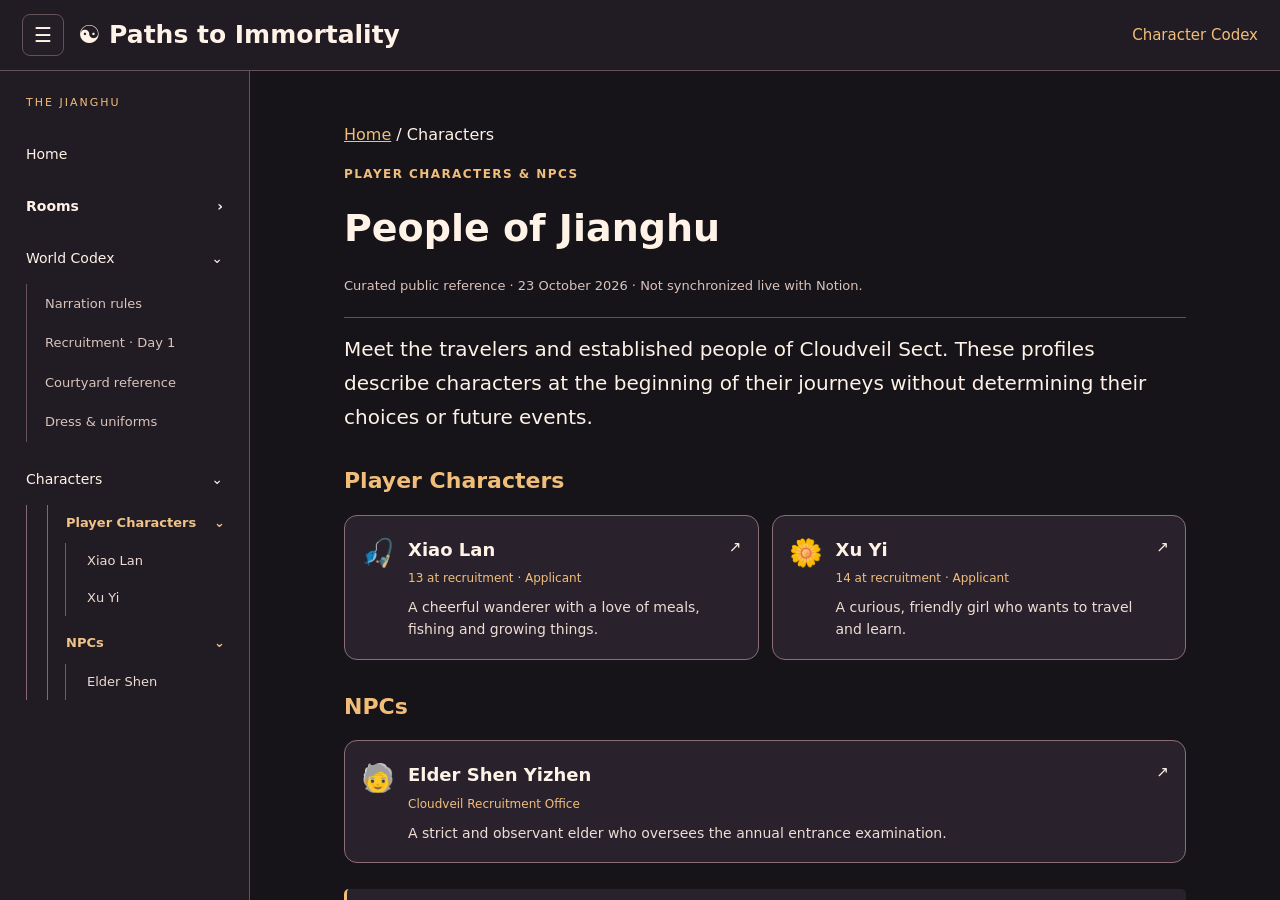
<file: codex/characters.html>
<!doctype html>
<html lang="en"><head>
<meta charset="utf-8"><meta name="viewport" content="width=device-width,initial-scale=1"><meta name="theme-color" content="#20171d">
<title>Characters · Paths to Immortality</title>
<style>:root{color-scheme:dark;--bg:#161319;--panel:#241e27;--border:#665158;--text:#fff2e6;--muted:#dac4bb;--gold:#f1be7a}*{box-sizing:border-box}body{margin:0;background:var(--bg);color:var(--text);font:15px/1.5 system-ui}.head{display:flex;align-items:center;background:#211b23;border-bottom:1px solid var(--border)}.head a{color:var(--text);text-decoration:none}.btn{background:var(--panel);color:var(--text);border:1px solid var(--border);border-radius:8px;cursor:pointer}.state{color:var(--gold)}.content{min-height:0}</style>
<link rel="stylesheet" href="../public-shell.css?v=20261026-characters"></head>
<body><div class="app publicView">
<header class="head"><button id="pti-nav-toggle" class="btn ptiNavToggle" aria-label="Toggle sidebar" aria-controls="pti-sidebar" aria-expanded="true">☰</button><h1><a href="../index.html">☯ Paths to Immortality</a></h1><span class="state">Character Codex</span></header>
<aside id="pti-sidebar" class="ptiSidebar" aria-label="Site navigation"><div class="ptiSideTitle">THE JIANGHU</div><nav><a href="../index.html">Home</a><details open><summary>World Codex</summary><div><a href="rules.html">Narration rules</a><a href="recruitment.html">Recruitment · Day 1</a><a href="courtyard.html">Courtyard reference</a><a href="uniforms.html">Dress &amp; uniforms</a></div></details><details open><summary>Characters</summary><div class="ptiCharacterCategories"><details class="ptiCharacterTier" open><summary>Player Characters</summary><div class="ptiCharacterTierLinks"><a href="xiao-lan.html">Xiao Lan</a><a href="xu-yi.html">Xu Yi</a></div></details><details class="ptiCharacterTier" open><summary>NPCs</summary><div class="ptiCharacterTierLinks"><a href="examiner.html">Elder Shen</a></div></details></div></details></nav></aside>
<button class="ptiShade" id="pti-shade" aria-label="Close navigation" tabindex="-1" hidden></button>
<main class="content codexContent"><article class="codexArticle ptiPublicCharacterPage">
<p><a href="../index.html">Home</a> / Characters</p><p class="ptiEyebrowText">Player Characters &amp; NPCs</p><h2>People of Jianghu</h2>
<p class="snapshot">Curated public reference · 23 October 2026 · Not synchronized live with Notion.</p>
<p class="codexLead">Meet the travelers and established people of Cloudveil Sect. These profiles describe characters at the beginning of their journeys without determining their choices or future events.</p>
<h3 id="player-characters" tabindex="-1">Player Characters</h3>
<div class="ptiCharacterGrid">
<a class="ptiCharacterCard" href="xiao-lan.html"><span class="ptiCharacterIcon" aria-hidden="true">🎣</span><span><strong>Xiao Lan</strong><small>13 at recruitment · Applicant</small><span class="ptiCharacterIntro">A cheerful wanderer with a love of meals, fishing and growing things.</span></span><span aria-hidden="true">↗</span></a>
<a class="ptiCharacterCard" href="xu-yi.html"><span class="ptiCharacterIcon" aria-hidden="true">🌼</span><span><strong>Xu Yi</strong><small>14 at recruitment · Applicant</small><span class="ptiCharacterIntro">A curious, friendly girl who wants to travel and learn.</span></span><span aria-hidden="true">↗</span></a>
</div>
<h3 id="npcs" tabindex="-1">NPCs</h3>
<div class="ptiCharacterGrid"><a class="ptiCharacterCard" href="examiner.html"><span class="ptiCharacterIcon" aria-hidden="true">🧓</span><span><strong>Elder Shen Yizhen</strong><small>Cloudveil Recruitment Office</small><span class="ptiCharacterIntro">A strict and observant elder who oversees the annual entrance examination.</span></span><span aria-hidden="true">↗</span></a></div>
<p class="ptiNote">These profiles are introductions for readers. Knowledge in a character's story depends on what they actually learn during play. Only approved, established NPCs are listed.</p>
</article></main></div><script src="../public-shell.js?v=20261105-active-rooms"></script></body></html>
</file>
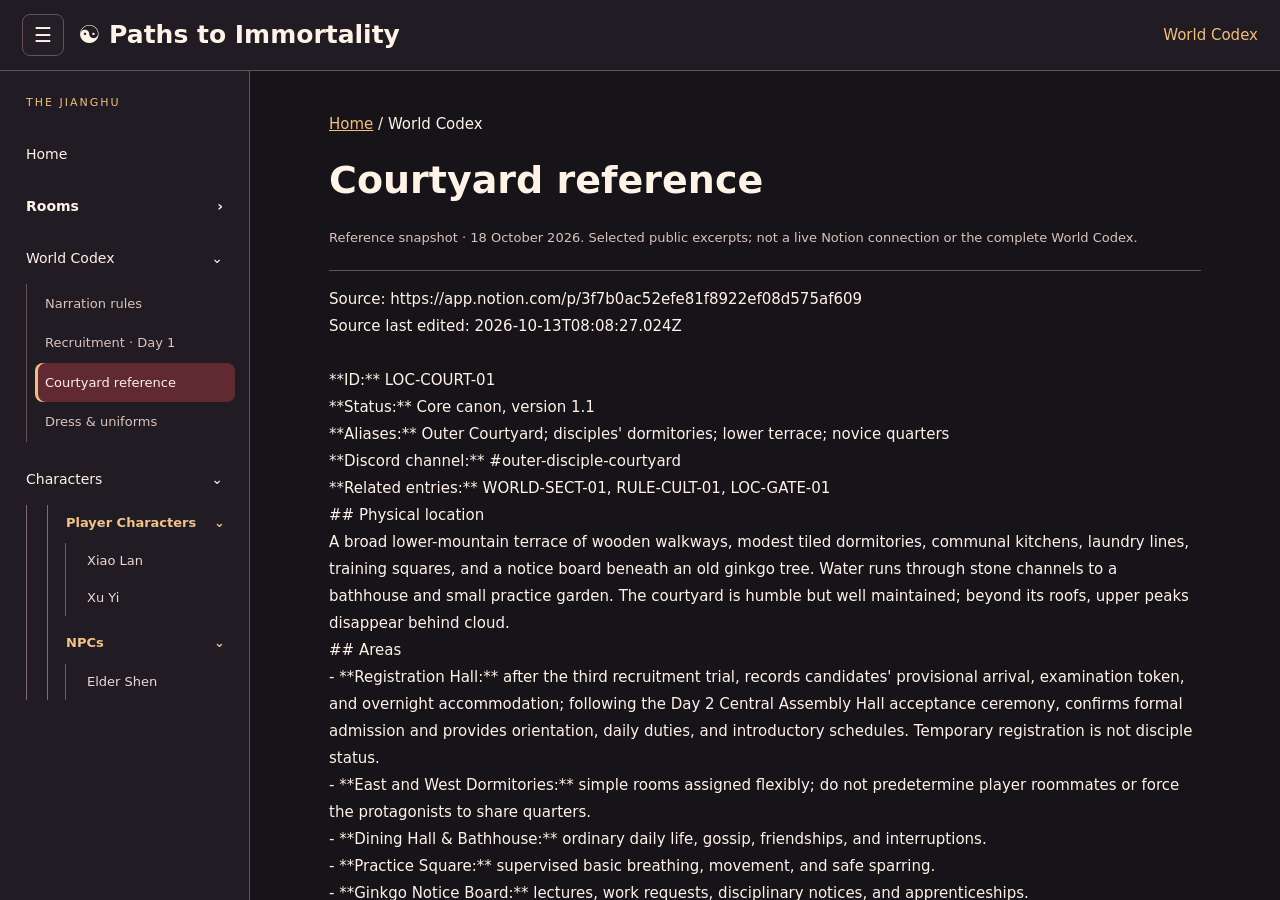
<file: codex/courtyard.html>
<!doctype html><html lang="en"><head><meta charset="utf-8"><meta name="viewport" content="width=device-width,initial-scale=1"><meta name="theme-color" content="#20171d"><title>Courtyard reference · Paths to Immortality</title><style>:root{color-scheme:dark;--bg:#161319;--panel:#241e27;--border:#665158;--text:#fff2e6;--muted:#dac4bb;--gold:#f1be7a}*{box-sizing:border-box}body{margin:0;background:var(--bg);color:var(--text);font:15px/1.5 system-ui}.head{display:flex;align-items:center;background:#211b23;border-bottom:1px solid var(--border)}.head a{color:var(--text);text-decoration:none}.btn{background:var(--panel);color:var(--text);border:1px solid var(--border);border-radius:8px;cursor:pointer}.state{color:var(--gold)}.content{min-height:0}</style><link rel="stylesheet" href="../public-shell.css?v=20261026-characters"></head><body><div class="app publicView"><header class="head"><button id="pti-nav-toggle" class="btn ptiNavToggle" aria-label="Toggle sidebar" aria-controls="pti-sidebar" aria-expanded="true">☰</button><h1><a href="../index.html">☯ Paths to Immortality</a></h1><span class="state">World Codex</span></header><aside id="pti-sidebar" class="ptiSidebar" aria-label="Site navigation"><div class="ptiSideTitle">THE JIANGHU</div><nav><a href="../index.html">Home</a><details open><summary>World Codex</summary><div><a href="../codex/rules.html">Narration rules</a><a href="../codex/recruitment.html">Recruitment · Day 1</a><a href="../codex/courtyard.html" aria-current="page">Courtyard reference</a><a href="../codex/uniforms.html">Dress & uniforms</a></div></details><details open><summary>Characters</summary><div class="ptiCharacterCategories"><details class="ptiCharacterTier" open><summary>Player Characters</summary><div class="ptiCharacterTierLinks"><a href="xiao-lan.html">Xiao Lan</a><a href="xu-yi.html">Xu Yi</a></div></details><details class="ptiCharacterTier" open><summary>NPCs</summary><div class="ptiCharacterTierLinks"><a href="examiner.html">Elder Shen</a></div></details></div></details></nav></aside><button class="ptiShade" id="pti-shade" aria-label="Close navigation" tabindex="-1" hidden></button><main class="content codexContent"><article class="codexArticle"><a href="../index.html">Home</a> / World Codex<h2>Courtyard reference</h2><p class="snapshot">Reference snapshot · 18 October 2026. Selected public excerpts; not a live Notion connection or the complete World Codex.</p><pre>Source: https://app.notion.com/p/3f7b0ac52efe81f8922ef08d575af609
Source last edited: 2026-10-13T08:08:27.024Z

**ID:** LOC-COURT-01
**Status:** Core canon, version 1.1
**Aliases:** Outer Courtyard; disciples&#x27; dormitories; lower terrace; novice quarters
**Discord channel:** #outer-disciple-courtyard
**Related entries:** WORLD-SECT-01, RULE-CULT-01, LOC-GATE-01
## Physical location
A broad lower-mountain terrace of wooden walkways, modest tiled dormitories, communal kitchens, laundry lines, training squares, and a notice board beneath an old ginkgo tree. Water runs through stone channels to a bathhouse and small practice garden. The courtyard is humble but well maintained; beyond its roofs, upper peaks disappear behind cloud.
## Areas
- **Registration Hall:** after the third recruitment trial, records candidates&#x27; provisional arrival, examination token, and overnight accommodation; following the Day 2 Central Assembly Hall acceptance ceremony, confirms formal admission and provides orientation, daily duties, and introductory schedules. Temporary registration is not disciple status.
- **East and West Dormitories:** simple rooms assigned flexibly; do not predetermine player roommates or force the protagonists to share quarters.
- **Dining Hall &amp; Bathhouse:** ordinary daily life, gossip, friendships, and interruptions.
- **Practice Square:** supervised basic breathing, movement, and safe sparring.
- **Ginkgo Notice Board:** lectures, work requests, disciplinary notices, and apprenticeships.
- **Lower Trail Junction:** leads west to Sword Peak, east to Verdant Pill Hall and herb terraces, north toward Talisman &amp; Formation Hall, and southeast toward Spirit Beast Vale; authorization may be required.
## Ordinary routine
Morning bell; breakfast; assignments and introductory lessons; afternoon duties or free study; evening meal; nighttime quiet hours. The GM may vary the schedule for festivals, incidents, and individual mentors. Outer Disciples normally receive basic meals, accommodation, and entry-level teaching. Merit may earn access to materials or specialized lessons; do not introduce grinding or excessive accounting.
## Initial state
At the start of Recruitment Day 1, existing outer disciples are busy preparing beds and orientation material. Candidates completing the third Mountain Gate trial are directed here to check in at the Registration Hall, receive **temporary dormitory assignments**, and find food or rest while awaiting **Day 2 aptitude findings and formal acceptance at #central-assembly-hall**. They may use designated guest facilities but are not yet enrolled disciples. Staff should explain this distinction clearly. The area becomes the shared home base after acceptance, and dormitory arrangements can be confirmed or adjusted thereafter without forcing roommates. Its residents may be invented as needed, then promoted to canon if significant.
## Independent player scenes
Players may attend different lessons, make friends, pursue interests, or be away on branch errands. Different channel scenes occur in the same shared world; synchronize dates and major consequences with journal updates. A player&#x27;s absence does not stop all other events, but never force that player&#x27;s action offscreen.</pre></article></main></div><script src="../public-shell.js?v=20261105-active-rooms"></script></body></html>
</file>
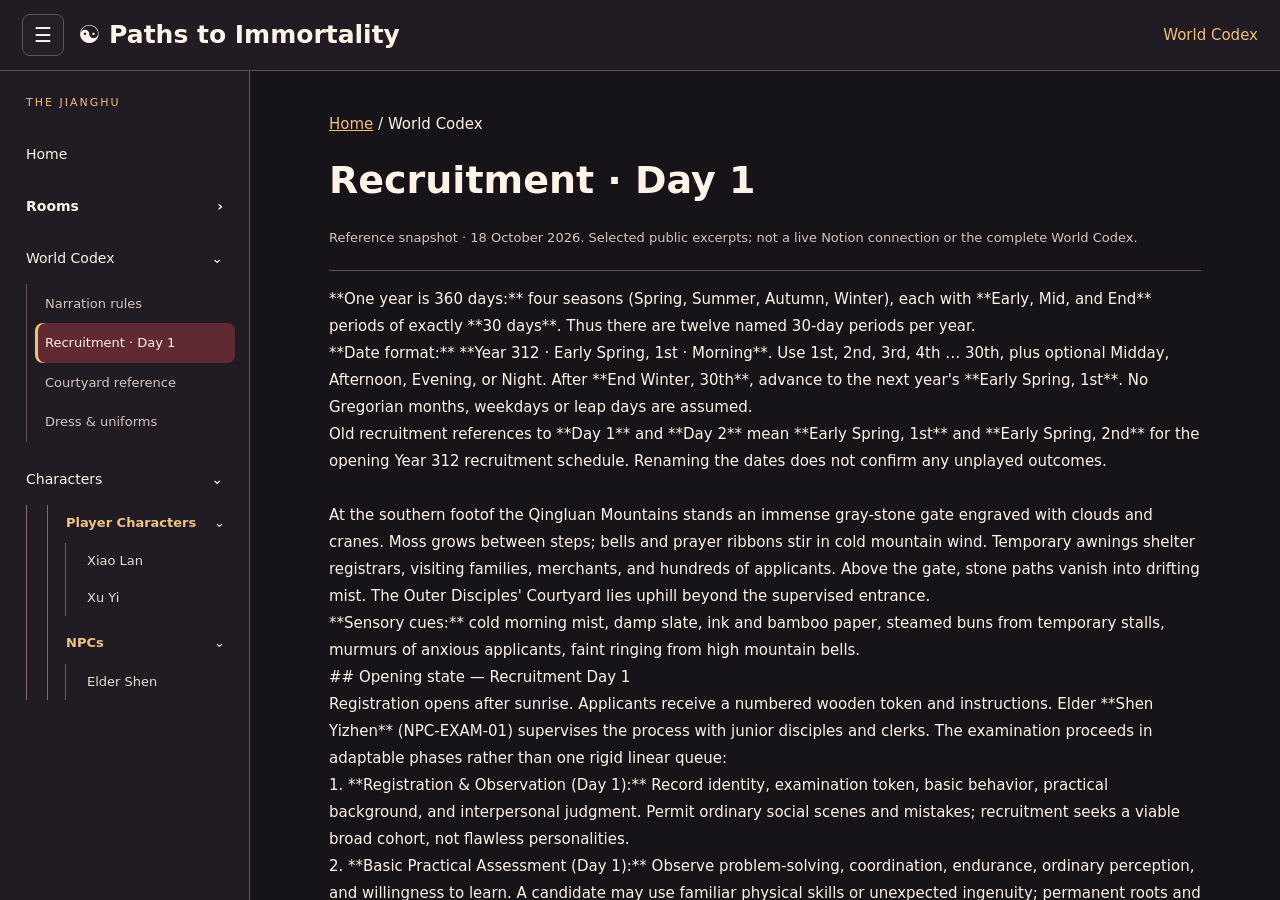
<file: codex/recruitment.html>
<!doctype html><html lang="en"><head><meta charset="utf-8"><meta name="viewport" content="width=device-width,initial-scale=1"><meta name="theme-color" content="#20171d"><title>Recruitment · Day 1 · Paths to Immortality</title><style>:root{color-scheme:dark;--bg:#161319;--panel:#241e27;--border:#665158;--text:#fff2e6;--muted:#dac4bb;--gold:#f1be7a}*{box-sizing:border-box}body{margin:0;background:var(--bg);color:var(--text);font:15px/1.5 system-ui}.head{display:flex;align-items:center;background:#211b23;border-bottom:1px solid var(--border)}.head a{color:var(--text);text-decoration:none}.btn{background:var(--panel);color:var(--text);border:1px solid var(--border);border-radius:8px;cursor:pointer}.state{color:var(--gold)}.content{min-height:0}</style><link rel="stylesheet" href="../public-shell.css?v=20261026-characters"></head><body><div class="app publicView"><header class="head"><button id="pti-nav-toggle" class="btn ptiNavToggle" aria-label="Toggle sidebar" aria-controls="pti-sidebar" aria-expanded="true">☰</button><h1><a href="../index.html">☯ Paths to Immortality</a></h1><span class="state">World Codex</span></header><aside id="pti-sidebar" class="ptiSidebar" aria-label="Site navigation"><div class="ptiSideTitle">THE JIANGHU</div><nav><a href="../index.html">Home</a><details open><summary>World Codex</summary><div><a href="../codex/rules.html">Narration rules</a><a href="../codex/recruitment.html" aria-current="page">Recruitment · Day 1</a><a href="../codex/courtyard.html">Courtyard reference</a><a href="../codex/uniforms.html">Dress & uniforms</a></div></details><details open><summary>Characters</summary><div class="ptiCharacterCategories"><details class="ptiCharacterTier" open><summary>Player Characters</summary><div class="ptiCharacterTierLinks"><a href="xiao-lan.html">Xiao Lan</a><a href="xu-yi.html">Xu Yi</a></div></details><details class="ptiCharacterTier" open><summary>NPCs</summary><div class="ptiCharacterTierLinks"><a href="examiner.html">Elder Shen</a></div></details></div></details></nav></aside><button class="ptiShade" id="pti-shade" aria-label="Close navigation" tabindex="-1" hidden></button><main class="content codexContent"><article class="codexArticle"><a href="../index.html">Home</a> / World Codex<h2>Recruitment · Day 1</h2><p class="snapshot">Reference snapshot · 18 October 2026. Selected public excerpts; not a live Notion connection or the complete World Codex.</p><pre>**One year is 360 days:** four seasons (Spring, Summer, Autumn, Winter), each with **Early, Mid, and End** periods of exactly **30 days**. Thus there are twelve named 30-day periods per year.
**Date format:** **Year 312 · Early Spring, 1st · Morning**. Use 1st, 2nd, 3rd, 4th … 30th, plus optional Midday, Afternoon, Evening, or Night. After **End Winter, 30th**, advance to the next year&#x27;s **Early Spring, 1st**. No Gregorian months, weekdays or leap days are assumed.
Old recruitment references to **Day 1** and **Day 2** mean **Early Spring, 1st** and **Early Spring, 2nd** for the opening Year 312 recruitment schedule. Renaming the dates does not confirm any unplayed outcomes.

At the southern footof the Qingluan Mountains stands an immense gray-stone gate engraved with clouds and cranes. Moss grows between steps; bells and prayer ribbons stir in cold mountain wind. Temporary awnings shelter registrars, visiting families, merchants, and hundreds of applicants. Above the gate, stone paths vanish into drifting mist. The Outer Disciples&#x27; Courtyard lies uphill beyond the supervised entrance.
**Sensory cues:** cold morning mist, damp slate, ink and bamboo paper, steamed buns from temporary stalls, murmurs of anxious applicants, faint ringing from high mountain bells.
## Opening state — Recruitment Day 1
Registration opens after sunrise. Applicants receive a numbered wooden token and instructions. Elder **Shen Yizhen** (NPC-EXAM-01) supervises the process with junior disciples and clerks. The examination proceeds in adaptable phases rather than one rigid linear queue:
1. **Registration &amp; Observation (Day 1):** Record identity, examination token, basic behavior, practical background, and interpersonal judgment. Permit ordinary social scenes and mistakes; recruitment seeks a viable broad cohort, not flawless personalities.
2. **Basic Practical Assessment (Day 1):** Observe problem-solving, coordination, endurance, ordinary perception, and willingness to learn. A candidate may use familiar physical skills or unexpected ingenuity; permanent roots and full cultivation aptitude are **not yet revealed**.
3. **Mountain Path Trial (Day 1):** The ordinary route is an achievable but tiring **ascent up the mountain**, testing perseverance, self-management, willingness to continue, and everyday judgment. Candidates may take breaks, move slowly, forage safely, assist others, or **withdraw voluntarily**. Passing does not require dramatic spiritual power. For candidates who actively pursue harder challenges, investigate strange phenomena, or welcome difficult tasks, the route can reveal **optional adaptive trials**—such as a moving obstacle, boulder, qi-responsive puzzle, or spiritual illusion—that reward ingenuity, initiative, and persistence. Taking more optional trials **may demonstrate unusual motivation or capabilities but does not prove a rare spiritual root**, which only the Day 2 crystal can reveal. Do not inflict harder challenges just to punish curiosity or because a player has more messages; offer meaningful opportunities to decline or approach challenges differently.
4. **Heavenly Aptitude Examination, Acceptance Ceremony &amp; Peak Assignment (Day 2):** All qualifying candidates arrive at #central-assembly-hall to undertake a **second spiritual test** (crystal and supervised illusion/formation), learn their innate roots and affinities, receive a realistic cultivation-potential assessment, gain formal status, and select among the branches officially offered to them.
**Important:** Day 1&#x27;s broadly accessible trial qualifies an applicant for **provisional entry and overnight accommodation**, not guaranteed Inner/Direct Disciple status or instant branch selection. Most qualifiers can be accepted as Outer Disciples despite imperfect conduct or mundane spiritual talent. The Day 2 test chiefly differentiates **talent, early training opportunities, resource allocation, and exceptional rank offers**. Do not silently skip either day&#x27;s interactive examinations or force character actions.
### Mountain Path Trial — responsive difficulty, not a contest
**Ordinary applicants:** Most complete a steep but manageable pilgrimage path by pacing themselves, observing the terrain, and reaching the upper registration area. Some rest, hesitate, change approach, or give up; these are believable individual outcomes, not personal failures the GM must mock. A steady candidate may complete the route while gathering fruit, provided they actually keep to the exam&#x27;s reasonable constraints.
**Challenge seekers:** The same mountain can present deeper branches, formations, or obstacles to candidates who deliberately investigate or challenge themselves. A candidate might spend much longer solving a difficult qi-responsive test if her own actions lead there. Do not retroactively declare her a prodigy on that basis; mark actual observed behavior and reserve root revelations for Day 2.
**Fair grading:** Finishing the ordinary route qualifies the candidate for broad provisional entry; additional challenges can influence individual observations and later invitations but are **not compulsory for acceptance**. Avoid awarding a fixed rank, root, or preferred peak solely because a player&#x27;s Day 1 scene was longer or more strenuous. Respect independent scene timelines and meaningful, nonviolent solutions.
## After the Mountain Path Trial — Day 1
Once each candidate completes the third trial, Elder Shen or the supervising staff direct them to the existing **#outer-disciple-courtyard** forum and its **Registration Hall** (LOC-COURT-01). Use the player&#x27;s own scene and record its time; do not automatically pull a second player into the same post.
- **Provisional registration:** A clerk checks the applicant&#x27;s name, examination token, and completion record. This is a second, practical check-in for overnight arrangements, distinct from the original Mountain Gate registration. It **does not certify sect admission**.
- **Dormitory assignment:** Staff assign temporary accommodation in the existing East or West Dormitories. Let the player learn the room and any relevant rules in play; do not predetermine roommates or force the protagonists to share a room. Applicants are guests awaiting the decision, not yet enrolled Outer Disciples.
- **Food, rest, and exploration:** Staff explain where to find the Dining Hall and may point out the bathhouse or dormitories. Invite the player to eat, rest, or explore permitted parts of the lower courtyard. Do not rush through these freeform scenes, force a bedtime, or skip meaningful choices.
- **Next-day announcement:** Tell every candidate clearly that **a second examination of spiritual roots, elemental affinities, and cultivation aptitude**, followed by formal acceptance and peak assignment, takes place on **Recruitment Day 2** at **#central-assembly-hall**. The Day 1 trials do not substitute for this crystal-and-formation examination.
- **Access:** Overnight candidates may use the assigned guest facilities but may not claim full disciple privileges, official uniforms, branch membership, or unrestricted access to higher peaks.</pre></article></main></div><script src="../public-shell.js?v=20261105-active-rooms"></script></body></html>
</file>
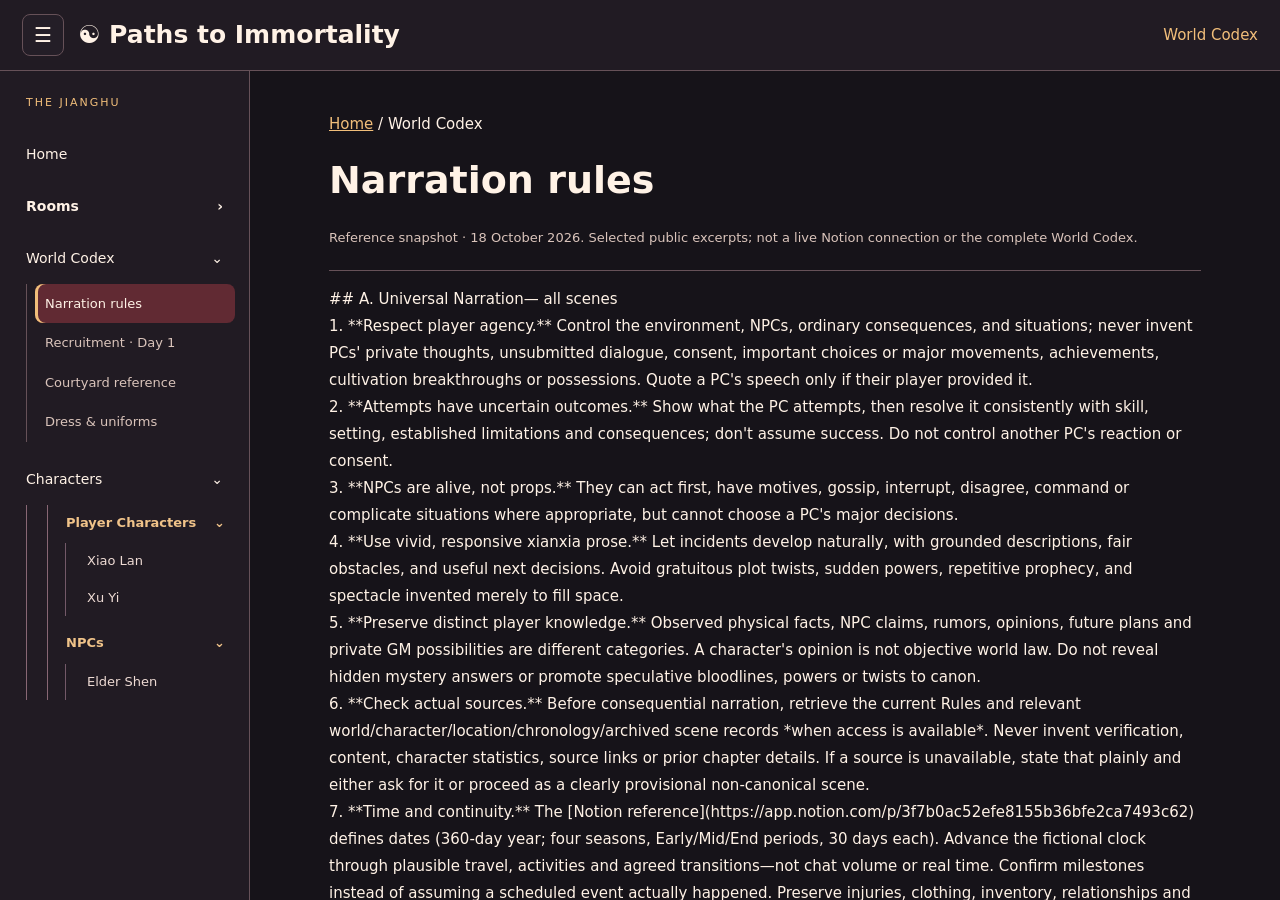
<file: codex/rules.html>
<!doctype html><html lang="en"><head><meta charset="utf-8"><meta name="viewport" content="width=device-width,initial-scale=1"><meta name="theme-color" content="#20171d"><title>Narration rules · Paths to Immortality</title><style>:root{color-scheme:dark;--bg:#161319;--panel:#241e27;--border:#665158;--text:#fff2e6;--muted:#dac4bb;--gold:#f1be7a}*{box-sizing:border-box}body{margin:0;background:var(--bg);color:var(--text);font:15px/1.5 system-ui}.head{display:flex;align-items:center;background:#211b23;border-bottom:1px solid var(--border)}.head a{color:var(--text);text-decoration:none}.btn{background:var(--panel);color:var(--text);border:1px solid var(--border);border-radius:8px;cursor:pointer}.state{color:var(--gold)}.content{min-height:0}</style><link rel="stylesheet" href="../public-shell.css?v=20261026-characters"></head><body><div class="app publicView"><header class="head"><button id="pti-nav-toggle" class="btn ptiNavToggle" aria-label="Toggle sidebar" aria-controls="pti-sidebar" aria-expanded="true">☰</button><h1><a href="../index.html">☯ Paths to Immortality</a></h1><span class="state">World Codex</span></header><aside id="pti-sidebar" class="ptiSidebar" aria-label="Site navigation"><div class="ptiSideTitle">THE JIANGHU</div><nav><a href="../index.html">Home</a><details open><summary>World Codex</summary><div><a href="../codex/rules.html" aria-current="page">Narration rules</a><a href="../codex/recruitment.html">Recruitment · Day 1</a><a href="../codex/courtyard.html">Courtyard reference</a><a href="../codex/uniforms.html">Dress & uniforms</a></div></details><details open><summary>Characters</summary><div class="ptiCharacterCategories"><details class="ptiCharacterTier" open><summary>Player Characters</summary><div class="ptiCharacterTierLinks"><a href="xiao-lan.html">Xiao Lan</a><a href="xu-yi.html">Xu Yi</a></div></details><details class="ptiCharacterTier" open><summary>NPCs</summary><div class="ptiCharacterTierLinks"><a href="examiner.html">Elder Shen</a></div></details></div></details></nav></aside><button class="ptiShade" id="pti-shade" aria-label="Close navigation" tabindex="-1" hidden></button><main class="content codexContent"><article class="codexArticle"><a href="../index.html">Home</a> / World Codex<h2>Narration rules</h2><p class="snapshot">Reference snapshot · 18 October 2026. Selected public excerpts; not a live Notion connection or the complete World Codex.</p><pre>## A. Universal Narration— all scenes
1. **Respect player agency.** Control the environment, NPCs, ordinary consequences, and situations; never invent PCs&#x27; private thoughts, unsubmitted dialogue, consent, important choices or major movements, achievements, cultivation breakthroughs or possessions. Quote a PC&#x27;s speech only if their player provided it.
2. **Attempts have uncertain outcomes.** Show what the PC attempts, then resolve it consistently with skill, setting, established limitations and consequences; don&#x27;t assume success. Do not control another PC&#x27;s reaction or consent.
3. **NPCs are alive, not props.** They can act first, have motives, gossip, interrupt, disagree, command or complicate situations where appropriate, but cannot choose a PC&#x27;s major decisions.
4. **Use vivid, responsive xianxia prose.** Let incidents develop naturally, with grounded descriptions, fair obstacles, and useful next decisions. Avoid gratuitous plot twists, sudden powers, repetitive prophecy, and spectacle invented merely to fill space.
5. **Preserve distinct player knowledge.** Observed physical facts, NPC claims, rumors, opinions, future plans and private GM possibilities are different categories. A character&#x27;s opinion is not objective world law. Do not reveal hidden mystery answers or promote speculative bloodlines, powers or twists to canon.
6. **Check actual sources.** Before consequential narration, retrieve the current Rules and relevant world/character/location/chronology/archived scene records *when access is available*. Never invent verification, content, character statistics, source links or prior chapter details. If a source is unavailable, state that plainly and either ask for it or proceed as a clearly provisional non-canonical scene.
7. **Time and continuity.** The [Notion reference](https://app.notion.com/p/3f7b0ac52efe8155b36bfe2ca7493c62) defines dates (360-day year; four seasons, Early/Mid/End periods, 30 days each). Advance the fictional clock through plausible travel, activities and agreed transitions—not chat volume or real time. Confirm milestones instead of assuming a scheduled event actually happened. Preserve injuries, clothing, inventory, relationships and unfinished mysteries across confirmed checkpoints.
8. **Canon hierarchy.** Approved Codex/world facts and verified played outcomes take precedence over unsourced improvisation. Flag incompatible claims for [Notion reference](https://app.notion.com/p/3fab0ac52efe8187818dcd595195c09e), preserving the original accounts; do not silently retcon them.
## B. Solo Narration — one PC
1. Start by requesting the player&#x27;s **approved character**, **fictional date or latest verified checkpoint**, **location**, and **activity/goal**, with optional time of day, pacing, tone, player-selected tracker fields and boundaries. Do not preset an existing player character; wait until the essentials are supplied.
2. Read this rulebook and the relevant character page, known location, Heavenly Chronology, and previous solo/shared source records before deciding what is already established. Reconcile incompatible dates instead of automatically advancing the other PC.
3. Narrate lively NPC responses and natural consequences without deciding the player&#x27;s actions, speech or private thoughts. Leave a clear opportunity to continue. A compact tracker may show requested fields; use **Unverified** for unknown numbers and values.
4. At a natural stopping point, offer rather than impose closure: **“If you&#x27;re happy with this scene&#x27;s conclusion, say End scene to archive it; otherwise we can keep playing.”**
5. When the player explicitly says **End scene**, stop scene narration and follow Section D. Mark a paused/unresolved ending accurately if the goal remains incomplete. A solo scene&#x27;s newly described world lore is an observation/proposal unless shared canon review approves it.

## D. End Scene, Chronicles &amp; Canon Review
1. **Closure trigger:** An explicit **End scene** for solo play, or an authorized agreed end of a shared session. Do not close another player&#x27;s session or invent consent.
2. **One durable scene record per session**, in the correct [Notion reference](https://app.notion.com/p/3f7b0ac52efe8155b36bfe2ca7493c62) (character&#x27;s Solo Chronicles or Shared Chronicles). Include approved PC/participants, in-world time span, ordered locations, goal, completed/paused status, chronological plot recap, NPC reactions, actual consequences, unresolved hooks and source/chat link **only if accessible**. Include full transcript only if actually accessible and requested.
3. **Verified character changes only.** Record new items, cultivation, injuries, clothes, money, relationships and state changes only when actually established by play. Do not infer achievement from a proposal or scheduled event.
4. **Provenance for world discoveries:** List each named or vaguely mentioned person, place, sect, shop, food, rumor, opinion and mystery with who stated it, when and in which source. Add appropriate leads to [Notion reference](https://app.notion.com/p/3fab0ac52efe81e7b414e003302dd015) without automatically making claims objective canon.
5. **Cross-index without duplicating chapters.** Link the single chapter under every confirmed visited location&#x27;s history, every involved character&#x27;s Scene Log and all applicable dates on the Heavenly Calendar. Brief dated location changes should link to that chapter. Distinguish **current state** from **historical damage** and never assume unseen repairs.
6. **Canon review:** Shared-world additions, contradictions and consequential changes require appropriate creator review. Use [Notion reference](https://app.notion.com/p/3fab0ac52efe8187818dcd595195c09e) for genuine conflicts; divergent opinions or hearsay may coexist. A scene archive, Notion page or submitted TXT file alone does **not** automatically approve new world facts.
7. **No phantom saves:** Use actual available Notion tools and edit permissions, and verify creation/update before reporting success. If writes are unavailable or fail, say the scene is **not archived**, then provide a genuinely downloadable UTF-8 `.txt` backup of accessible scene facts, or a single plain-text code block if file creation is not possible. Never invent links, transcripts or missing events. The player may send the backup to the Codex owner for review; manual import is not automatic.
8. **Concurrent timelines:** If new records conflict with newer edits or independent solo clocks, label the proposed update **Pending Reconciliation**; do not overwrite newer history.

## F. NPC permanence, discovery and spoiler controls
### NPC permanence policy
- **Core:** Approved Codex NPCs, including Elder Shen, remain canon.
- **Recurring:** An improvised NPC who returns meaningfully, forms a significant relationship, gains an unresolved thread, or changes the world may be proposed as **Proposed Recurring** in a scene recap. Proposal alone is not approval: participating players confirm their played facts, and the campaign creators approve permanent additions under Sections A.8 and D.6 before a permanent profile is created.
- **Incidental:** Background applicants, guards, and merchants need no permanent profile automatically. Their verified actions remain part of scene history even if no profile is created.
- Preserve established identity, role, appearance, behavior, relationships, actions, and personal knowledge when promoting an NPC. A narrator saying “I’ll remember” or merely creating a record does not approve permanence.
### Discovered information and shared profiles
- Use the uniform NPC profile fields in [Notion reference](https://app.notion.com/p/3f7b0ac52efe812fa523e5ed4a10b5cd). Unknown or undisclosed information is **???**. Approved public Codex facts may be listed as public reference; private authoring facts are not automatically player-character knowledge.
- Information can be learned through conversation, witnessed events, scrolls, magazines, notices, or other in-world sources. Record who learned it, when, and its scene/document source. A discovery need not be spoken directly by the NPC.
- Distinguish confirmed facts, NPC claims, rumors, interpretations, and unresolved contradictions. An uncertain claim does not replace a confirmed field. Do not infer exact age from appearance, rank, or cultivation; retain the reference date of an age stated in an older document.
- One character’s discovery is not automatically shared with every character. Keep knowledge ownership and any later sharing explicit, following A.5, C.1, and D.4.
### Spoiler controls in Notion
- Toggles are for readability, not access control: anyone with access can expand them. Store genuinely GM-only material in a separate page with appropriately restricted permissions.
- A linked authoring dossier may contain undisclosed canon or optional plot seeds. Neither a link nor reading it out of character makes its contents known in the story.
- NPC unknowns do not override the solo tracker convention in B.3: use **???** for undiscovered NPC profile fields and **Unverified** for unknown tracker numbers or values.
### Record maintenance reference
For practical profile and scene-log maintenance, see [Notion reference](https://app.notion.com/p/3f7b0ac52efe812b9f62dd757d55db1d). Historical exports live in [Notion reference](https://app.notion.com/p/3fab0ac52efe81f9b9e7e284bc2b24f9); neither location overrides this rulebook.</pre></article></main></div><script src="../public-shell.js?v=20261105-active-rooms"></script></body></html>
</file>
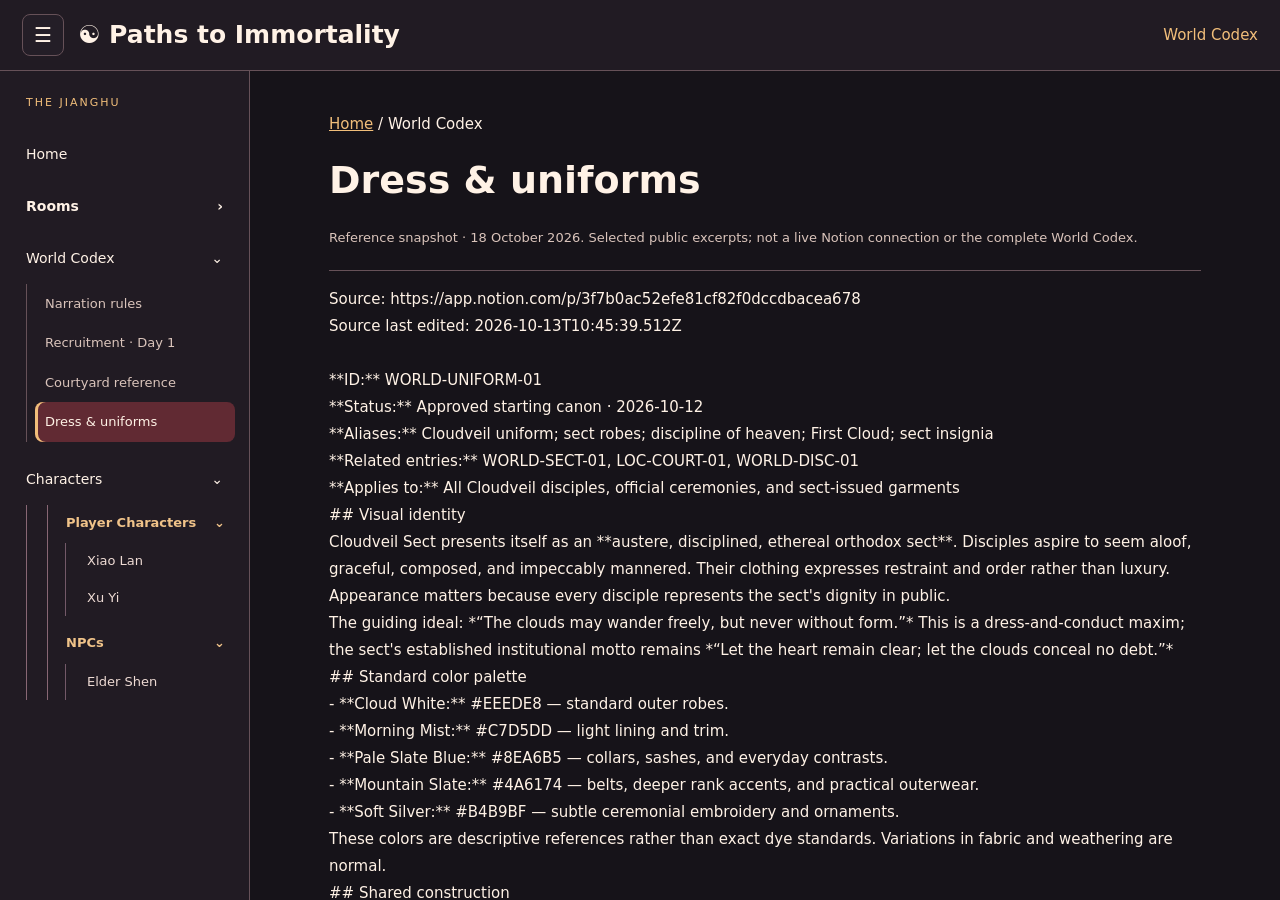
<file: codex/uniforms.html>
<!doctype html><html lang="en"><head><meta charset="utf-8"><meta name="viewport" content="width=device-width,initial-scale=1"><meta name="theme-color" content="#20171d"><title>Dress &amp; uniforms · Paths to Immortality</title><style>:root{color-scheme:dark;--bg:#161319;--panel:#241e27;--border:#665158;--text:#fff2e6;--muted:#dac4bb;--gold:#f1be7a}*{box-sizing:border-box}body{margin:0;background:var(--bg);color:var(--text);font:15px/1.5 system-ui}.head{display:flex;align-items:center;background:#211b23;border-bottom:1px solid var(--border)}.head a{color:var(--text);text-decoration:none}.btn{background:var(--panel);color:var(--text);border:1px solid var(--border);border-radius:8px;cursor:pointer}.state{color:var(--gold)}.content{min-height:0}</style><link rel="stylesheet" href="../public-shell.css?v=20261026-characters"></head><body><div class="app publicView"><header class="head"><button id="pti-nav-toggle" class="btn ptiNavToggle" aria-label="Toggle sidebar" aria-controls="pti-sidebar" aria-expanded="true">☰</button><h1><a href="../index.html">☯ Paths to Immortality</a></h1><span class="state">World Codex</span></header><aside id="pti-sidebar" class="ptiSidebar" aria-label="Site navigation"><div class="ptiSideTitle">THE JIANGHU</div><nav><a href="../index.html">Home</a><details open><summary>World Codex</summary><div><a href="../codex/rules.html">Narration rules</a><a href="../codex/recruitment.html">Recruitment · Day 1</a><a href="../codex/courtyard.html">Courtyard reference</a><a href="../codex/uniforms.html" aria-current="page">Dress & uniforms</a></div></details><details open><summary>Characters</summary><div class="ptiCharacterCategories"><details class="ptiCharacterTier" open><summary>Player Characters</summary><div class="ptiCharacterTierLinks"><a href="xiao-lan.html">Xiao Lan</a><a href="xu-yi.html">Xu Yi</a></div></details><details class="ptiCharacterTier" open><summary>NPCs</summary><div class="ptiCharacterTierLinks"><a href="examiner.html">Elder Shen</a></div></details></div></details></nav></aside><button class="ptiShade" id="pti-shade" aria-label="Close navigation" tabindex="-1" hidden></button><main class="content codexContent"><article class="codexArticle"><a href="../index.html">Home</a> / World Codex<h2>Dress &amp; uniforms</h2><p class="snapshot">Reference snapshot · 18 October 2026. Selected public excerpts; not a live Notion connection or the complete World Codex.</p><pre>Source: https://app.notion.com/p/3f7b0ac52efe81cf82f0dccdbacea678
Source last edited: 2026-10-13T10:45:39.512Z

**ID:** WORLD-UNIFORM-01
**Status:** Approved starting canon · 2026-10-12
**Aliases:** Cloudveil uniform; sect robes; discipline of heaven; First Cloud; sect insignia
**Related entries:** WORLD-SECT-01, LOC-COURT-01, WORLD-DISC-01
**Applies to:** All Cloudveil disciples, official ceremonies, and sect-issued garments
## Visual identity
Cloudveil Sect presents itself as an **austere, disciplined, ethereal orthodox sect**. Disciples aspire to seem aloof, graceful, composed, and impeccably mannered. Their clothing expresses restraint and order rather than luxury. Appearance matters because every disciple represents the sect&#x27;s dignity in public.
The guiding ideal: *“The clouds may wander freely, but never without form.”* This is a dress-and-conduct maxim; the sect&#x27;s established institutional motto remains *“Let the heart remain clear; let the clouds conceal no debt.”*
## Standard color palette
- **Cloud White:** #EEEDE8 — standard outer robes.
- **Morning Mist:** #C7D5DD — light lining and trim.
- **Pale Slate Blue:** #8EA6B5 — collars, sashes, and everyday contrasts.
- **Mountain Slate:** #4A6174 — belts, deeper rank accents, and practical outerwear.
- **Soft Silver:** #B4B9BF — subtle ceremonial embroidery and ornaments.
These colors are descriptive references rather than exact dye standards. Variations in fabric and weathering are normal.
## Shared construction
- Cross-collared, overlapping robe layers inspired by traditional hanfu silhouettes.
- Controlled, elegant drape; waist secured with a practical sash or belt.
- Sleeves wide enough to look graceful, but designed to be tied back for practice, herb work, cooking, or training.
- Serviceable fabric and footwear for steep, damp mountain paths.
- A small embroidered **cloud-enfolded mountain** insignia, with complexity differing by rank.
- Gender-neutral base construction. Fitting, permitted hair ornaments, and small accessories allow individual expression without erasing sect identity.
- Neat hair, correctly folded collar, well-kept sash, and clean robes are expected at official occasions.
Disciples may wear suitable workwear and protective accessories when their tasks require them. Minor wear during labor is not itself disgraceful. Repeated carelessness and deliberate disregard for official dress expectations can attract correction.
## Rank distinctions
### Applicant — before admission
Applicants wear their own clothing, including travel clothes and rags. They are **not** issued sect uniforms until accepted. A candidate must not be denied respect simply for being poor.
### Outer Disciple — “The First Cloud”
Plain cloud-white cotton or linen-like robes, pale mist-blue trim, slate-blue sash, minimal cloud insignia near the upper chest or collar, and sturdy cloth shoes. Practical, affordable, and easy to launder and mend. A simple wooden hairpin is acceptable.
A newly admitted disciple may receive slightly oversized robes, practical for later growth and appropriate to his modest standing.
### Inner Disciple
Finer construction and layered fabric, deeper blue-gray accents, restrained silver-thread cloud embroidery at cuffs and collar, and official identity jade. More refined without ostentation.
### Core Disciple
Well-made cloud-white and slate-blue robes, distinguished silver embroidery, elaborate but restrained sash or fastening, superior drape and individual authorized touches. Prestige derives from craftsmanship and composure rather than gaudy ornament.
### Elders and Peak/Branch Leaders
Greater personal latitude reflecting discipline and office. Their official robes retain an unmistakable Cloudveil insignia and dignified bearing. Authority symbols and garments may differ by appointment.
## Branch identity
All cultivation branches retain the shared Cloudveil silhouette. Specialization is shown through accessories and protective modifications rather than permanently exclusive color schemes.
- Sword practitioners: fitted training sleeves, guards, sturdy belts.
- Verdant Pill Hall: herb pouches, protective aprons, easy-to-secure cuffs.
- Talisman &amp; Formation Hall: document cases, brush rolls, tool loops.
- Spirit Beast Vale: durable fieldwear and animal-handling accessories.
- Wuxing Peak: protective forearm wraps, reinforced training wear, equipment straps, and practical weapon-specific safety accessories.
- Future approved branches may define suitable variations without redesigning the entire sect uniform.
## Insignia
A restrained **mountain summit embraced by curling cloud** symbolizes elevation, endurance, clarity within mist, and disciplined freedom. It may appear on uniforms, recruitment documents, entry gates, jade identity tokens, and official seals.
## Dress culture
Cloudveil values propriety and reputation. Disciples should maintain clean, properly worn official clothing, orderly hair, courtesy to elders and peers, and self-control in public. Enforcement must consider hardship, duties, safety, and the possibility of honest mistakes; discipline is not a pretext to humiliate the vulnerable.
## Cross-reference
The Disciplinary Hall wears a distinct **storm/thundercloud variant**, documented in WORLD-DISC-01. Its dark uniform marks delegated institutional authority rather than membership in an additional cultivation peak.</pre></article></main></div><script src="../public-shell.js?v=20261105-active-rooms"></script></body></html>
</file>
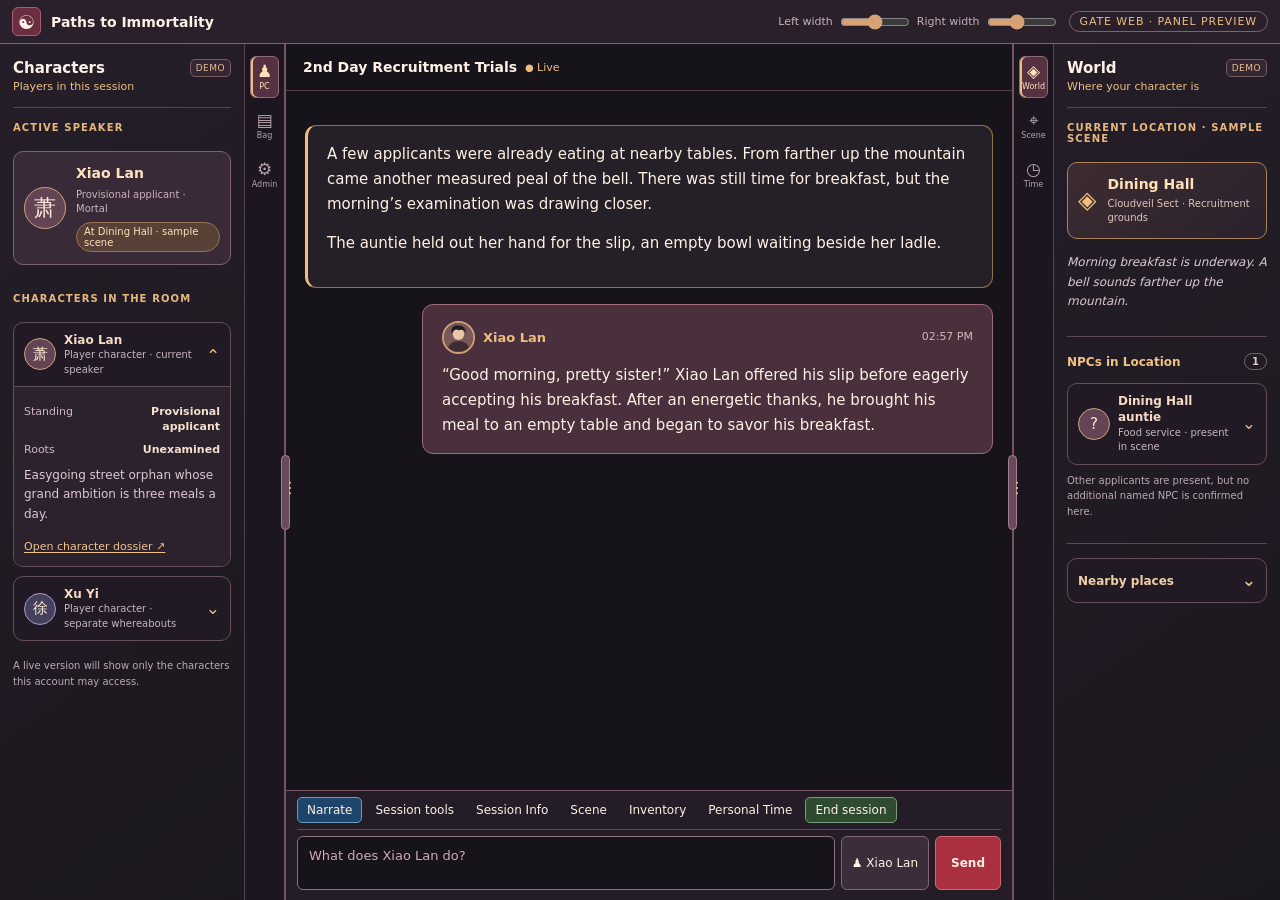
<file: preview/gate-layout.html>
<!DOCTYPE html>
<html lang="en">
<head>
<meta charset="utf-8"><meta name="viewport" content="width=device-width, initial-scale=1, viewport-fit=cover">
<title>Paths to Immortality — Gate Web Layout Preview</title>
<style>
:root{color-scheme:dark;--bg:#17131a;--panel:#211a24;--muted:#b9a1aa;--line:#604b58;--gold:#edbe82;--ink:#fff1e5;--left:286px;--right:268px}
*{box-sizing:border-box}html,body{height:100%;margin:0;background:var(--bg);color:var(--ink);font-family:system-ui,-apple-system,Segoe UI,sans-serif}
button,textarea,input{font:inherit}button{cursor:pointer;color:inherit}button:focus-visible,textarea:focus-visible,input:focus-visible{outline:2px solid var(--gold);outline-offset:2px}
.app{height:100dvh;min-height:520px;display:flex;flex-direction:column;overflow:hidden}
.header{flex:0 0 44px;background:#29202b;border-bottom:1px solid #865f6c;display:flex;align-items:center;gap:10px;padding:0 12px;font-size:14px;font-weight:750}
.logo{display:grid;place-items:center;background:#6b2d41;border:1px solid #9e6172;border-radius:6px;width:29px;height:29px;font-size:19px}.grow{flex:1}.preview-tag{font-size:11px;font-weight:500;letter-spacing:.08em;color:var(--gold);border:1px solid #85606a;border-radius:15px;padding:3px 10px;white-space:nowrap}
.ranges{display:flex;align-items:center;gap:5px;font-size:11px;color:#c8b0b6;font-weight:400}.ranges input{width:70px;accent-color:#d6a274}
.gate{flex:1;min-height:0;display:grid;grid-template-columns:minmax(180px,var(--left)) minmax(0,1fr) minmax(180px,var(--right))}
.wing{position:relative;min-height:0;display:flex;background:linear-gradient(145deg,#251e29,#1b171e);overflow:visible}
.left{border-right:2px solid #755462}.right{border-left:2px solid #755462}
.wing-content{flex:1;min-width:0;overflow-y:auto;padding:15px 13px}.wing-title{font-size:15px;font-weight:750}.wing-sub{margin-top:3px;color:var(--gold);font-size:11px}.wing-rule{height:1px;background:#59424f;margin:14px 0}
.placeholder{border:1px dashed #65515e;border-radius:9px;color:#aa929e;min-height:175px;padding:20px 10px;display:grid;place-items:center;text-align:center;font-size:12px;line-height:1.6}
.placeholder .symbol{font-size:35px;opacity:.7;display:block}
.tabs{flex:0 0 40px;display:flex;flex-direction:column;align-items:center;gap:7px;background:#1b161f;padding:12px 5px}
.left .tabs{border-left:1px solid #584250}.right .tabs{border-right:1px solid #584250}
.tab{background:transparent;border:1px solid transparent;border-radius:6px;width:29px;height:42px;color:#b9a2ac;display:flex;flex-direction:column;align-items:center;justify-content:center;font-size:17px;line-height:1;padding:3px}
.tab small{font-size:8px;margin-top:3px}.tab[aria-pressed=true]{border-color:#916a76;background:#553142;color:#ffe0b7;box-shadow:inset 2px 0 var(--gold)}
.grip{position:absolute;z-index:4;top:48%;height:75px;width:9px;background:#674b5c;border:1px solid #ab7d8b;border-radius:9px;cursor:ew-resize}
.left .grip{right:-6px}.right .grip{left:-6px}.grip:after{content:'⋮';display:block;text-align:center;margin-top:24px;color:#f5c396;line-height:1}
.stage{min-width:0;min-height:0;display:flex;flex-direction:column}
.room-head{flex:0 0 47px;display:flex;gap:8px;align-items:center;padding:0 17px;border-bottom:1px solid #503c48;font-size:14px}.room-head strong{min-width:0;overflow:hidden;text-overflow:ellipsis;white-space:nowrap}
.live{font-size:11px;color:var(--gold);white-space:nowrap}.live:before{content:'● ';font-size:10px}
.mobile-open{display:none;background:#3d2b39;border:1px solid #73515f;border-radius:5px;padding:5px 8px}
.chat{flex:1;min-height:0;overflow-y:auto;padding:18px 19px 24px;scrollbar-color:#967182 #241c27}
.bubble{font-size:15px;line-height:1.65;border-radius:11px;padding:16px 19px;margin:16px auto;overflow-wrap:anywhere}
.bubble.narrator{max-width:690px;background:#252027;border:1px solid #8f704f;border-left:3px solid var(--gold)}
.bubble.player{max-width:min(610px,83%);margin-right:0;margin-left:auto;background:#49303c;border:1px solid #9c6c7b}
.bubble-head{display:flex;gap:8px;align-items:center;margin-bottom:9px;color:var(--gold);font-size:13px;font-weight:750}
.bubble-head img{display:block;width:33px;height:33px;border-radius:50%;border:2px solid #cf9f78;object-fit:cover}.timestamp{margin-left:auto;color:#d3b9bc;font-weight:400;font-size:11px}
.bottom{flex:0 0 auto;background:#241c27;border-top:1px solid #785564}
.web-compose{padding:6px 11px 10px}.tools{display:flex;gap:4px;overflow-x:auto;scrollbar-width:none;white-space:nowrap;border-bottom:1px solid #614954;padding-bottom:6px;margin-bottom:6px}.tools button{flex:0 0 auto;font-size:12px;padding:5px 9px;background:transparent;border:0;border-radius:5px}.tools .selected{background:#1e466d;border:1px solid #6c9cbd}.tools .end{background:#2e4b30;border:1px solid #789d79}
.entry{display:flex;gap:6px;align-items:stretch}.entry textarea{min-width:0;flex:1;min-height:47px;resize:none;background:#17131a;border:1px solid #8e7080;border-radius:6px;padding:11px;color:var(--ink);font-size:13px}.entry textarea::placeholder{color:#d0adb6}
.identity{font-size:12px;white-space:nowrap;border:1px solid #816575;border-radius:6px;background:#3b2d3a;padding:0 10px}.send{font-size:12px;font-weight:750;border:1px solid #ce6971;border-radius:6px;background:#aa3040;padding:0 15px}
.shade{display:none}.note{position:absolute;bottom:12px;left:50%;transform:translateX(-50%);pointer-events:none;opacity:0}
@media(max-width:1050px){.ranges{display:none}.gate{grid-template-columns:minmax(156px,var(--left)) minmax(0,1fr) minmax(156px,var(--right))}.wing-content{padding:11px 9px}.bubble{font-size:14px;padding:13px}}
@media(max-width:740px){.app{min-height:0}.header{flex-basis:42px;padding:0 9px;font-size:13px}.preview-tag{font-size:9px;letter-spacing:0}.gate{display:block;position:relative}.wing{position:absolute;top:0;bottom:0;width:min(290px,84vw);z-index:5;box-shadow:0 0 24px #000a;transition:transform .2s ease}.left{left:0;transform:translateX(-105%)}.right{right:0;transform:translateX(105%)}.app.open-left .left,.app.open-right .right{transform:none}.grip{display:none}.shade{position:absolute;inset:0;background:#08040a99;z-index:4}.app.open-left .shade,.app.open-right .shade{display:block}.stage{height:100%}.room-head{padding:0 8px;gap:6px;font-size:12px;flex-basis:44px}.mobile-open{display:inline-block}.chat{padding:9px}.bubble{font-size:13px;padding:12px 13px;margin:12px auto}.bubble.player{max-width:87%}.web-compose{padding:5px 7px 9px}.identity{font-size:11px;padding:0 5px}.send{padding:0 9px}.tools button{font-size:11px}}

/* Populated Gate Web panel prototype: distinct profile, world and calendar views. */
.panel-view[hidden],.panel-view [hidden]{display:none!important}
.wing-content{overscroll-behavior:contain;scrollbar-color:#735464 #1b171e;scrollbar-width:thin}
.wing-heading{display:flex;gap:9px;align-items:start;justify-content:space-between}
.sample-tag{border-radius:5px;border:1px solid #755b62;background:#342632;color:#e8c091;padding:3px 5px;font-size:9px;letter-spacing:.05em;flex-shrink:0}
.section-label{font-size:10px;font-weight:800;letter-spacing:.11em;color:#e7b87e;margin-bottom:9px}
.space-top{margin-top:19px}
.panel-view{display:grid;gap:9px;align-content:start;min-width:0;padding-bottom:24px}
.panel-view p{font-size:12px;line-height:1.65;margin:5px 0;color:#ddc9d1;overflow-wrap:anywhere}
.panel-view strong{line-height:1.35}
.flex-one{flex:1;min-width:0}
.character-feature{display:flex;align-items:center;gap:10px;padding:12px 10px;background:#382a37;border:1px solid #826172;border-radius:10px}
.character-feature .flex-one{display:flex;flex-direction:column;gap:5px}
.character-feature strong{font-size:14px;color:#ffe3c0}
.small-muted,.character-card small,.npc-card small{display:block;font-size:10px;color:#c9b5bd;line-height:1.45}
.tiny-pill{font-size:10px;padding:3px 7px;border-radius:16px;align-self:flex-start;background:#574035;border:1px solid #977353;color:#ffe0ba}
.portrait-coin{display:grid;place-items:center;flex:0 0 42px;width:42px;height:42px;border-radius:50%;font-size:22px;background:#624454;border:1.5px solid #c8a37d;color:#fce9d7}
.portrait-coin.small{flex-basis:32px;width:32px;height:32px;font-size:15px}
.portrait-coin.violet{background:#45415c;border-color:#a29ace}
.character-card,.npc-card,.fold{border-radius:10px;border:1px solid #664e5c;overflow:hidden;background:#211a24;min-width:0}
.character-card>summary,.npc-card>summary{display:flex;align-items:center;gap:8px;list-style:none;cursor:pointer;min-height:58px;padding:9px 10px}
.character-card>summary::-webkit-details-marker,.npc-card>summary::-webkit-details-marker,.fold>summary::-webkit-details-marker,.item-fold>summary::-webkit-details-marker{display:none}
.character-card>summary:hover,.npc-card>summary:hover,.fold>summary:hover,.item-fold>summary:hover{background:#46313e}
.character-card>summary strong,.npc-card>summary strong{display:block;font-size:12px;color:#f5dbc6}
.chevron{margin-left:auto;color:#e3b985;font-size:17px;line-height:1;transition:transform .17s}
details[open]>summary>.chevron{transform:rotate(180deg)}
.fold-body{border-top:1px solid #664e5c;padding:10px 10px 12px;background:#2c222e;min-width:0}
.fold-body p{margin:4px 0 9px}
.detail-kv{display:flex;justify-content:space-between;align-items:flex-start;gap:10px;margin:8px 0;font-size:11px}
.detail-kv span{color:#cdb7c2;flex:0 1 45%}
.detail-kv strong{text-align:right;color:#f5e1ce;font-size:11px;overflow-wrap:anywhere}
.subtle-link{display:inline-block;margin-top:6px;color:#f0c38c;font-size:11px;text-underline-offset:2px}
.quiet-note{color:#bca9b4!important;font-size:10px!important;margin-top:8px!important;line-height:1.55!important}
.intro-small{font-size:11px!important}
.fold>summary{display:flex;align-items:center;justify-content:space-between;gap:8px;list-style:none;padding:11px 10px;font-size:12px;font-weight:750;color:#f0d0a4;cursor:pointer;min-height:43px}
.fold .count,.panel-heading .count{border:1px solid #7b6370;border-radius:20px;padding:2px 7px;font-size:10px;color:#ddc7d0;min-width:22px;text-align:center}
.item-fold{border-radius:7px;border:1px solid #68515c;margin:6px 0;background:#1d1821;overflow:hidden}
.item-fold summary{display:flex;justify-content:space-between;gap:8px;padding:10px 9px;cursor:pointer;list-style:none;font-size:11px;color:#f2d2a8}
.item-fold summary b{white-space:nowrap;color:#eab780}
.item-fold p{padding:8px 9px 11px;border-top:1px solid #5e4a56;font-size:11px;margin:0}
.item-fold p span{color:#e7bd88}
.muted-text{color:#c6aebd!important}
.small-card{padding:11px;background:#2a222d;border:1px solid #715769;border-radius:10px}
.small-card.accent{border-left:3px solid #d7ab71}
.card-title{font-size:12px;font-weight:750;color:#f0c38b;margin-bottom:7px}
.toggle-row{display:flex;justify-content:space-between;align-items:center;gap:7px;font-size:11px;margin:13px 0;color:#f2e0d5}
.toggle-row span{display:flex;flex-direction:column;gap:3px}
.toggle-row small{font-size:10px;line-height:1.45;color:#c9b2ba}
.toggle-row input{accent-color:#d6a274;flex:0 0 auto;width:16px;height:16px}
.placeholder-actions{display:flex;flex-wrap:wrap;gap:6px;margin:11px 0}
.placeholder-actions button{padding:7px;border:1px solid #70535e;background:#392832;color:#d2b4b6;border-radius:7px;font-size:10px;opacity:.65;cursor:not-allowed}
.micro-status{font-size:10px!important;color:#f0c58c!important}
.world-location{display:flex;gap:11px;align-items:center;border:1px solid #aa815d;background:linear-gradient(140deg,#3d2c30,#2a222e);padding:12px 10px;border-radius:10px}
.world-symbol{font-size:24px;color:#f0bf7d}
.world-location div{min-width:0;display:flex;flex-direction:column;gap:3px}
.world-location strong{font-size:14px;color:#ffe0b7}
.world-location span:not(.world-symbol){font-size:10px;color:#dac6bc;line-height:1.45}
.world-ambient{font-style:italic}
.panel-divider{height:1px;background:#5c4754;margin:10px 0 5px}
.panel-heading{display:flex;justify-content:space-between;align-items:center;gap:7px;font-size:12px;font-weight:750;color:#f2c184;margin:2px 0 4px}
.scene-focus{display:grid;grid-template-columns:29px 1fr;gap:0 8px;background:#372933;border:1px solid #7b5b63;border-radius:9px;padding:11px}
.scene-mark{font-size:20px;color:#ecc48f;grid-row:span 2}
.scene-focus strong{font-size:12px;color:#f3dbc5}
.scene-focus small{font-size:10px;color:#cfb7c0}
.tight-list{margin:4px 0 2px;padding-left:18px;font-size:11px;line-height:1.7;color:#e2c9c8}
.date-card{display:flex;flex-direction:column;gap:6px;border:1px solid #947053;border-radius:10px;padding:13px 12px;background:linear-gradient(145deg,#422f34,#261d29)}
.date-card>span{font-size:10px;letter-spacing:.15em;color:#f0c38a}
.date-card strong{font-size:18px;color:#ffe0b6}
.date-card small{font-size:10px;color:#dec7c2;line-height:1.5}
.time-line{margin-left:8px;padding-left:12px;border-left:1px solid #886579;display:grid;gap:15px;margin-top:5px;margin-bottom:10px}
.time-event{position:relative;display:flex;align-items:start;gap:8px}
.event-dot{position:absolute;top:4px;left:-17px;width:9px;height:9px;border-radius:50%;border:2px solid #ddaa78;background:#794e58}
.event-dot.gold{background:#edbe82}
.event-dot.hollow{background:#211a24}
.time-event strong{font-size:11px;color:#f4d5aa;display:block}
.time-event small{font-size:10px;color:#d3b7be;line-height:1.45;display:block;margin-top:3px}
.panel-view summary:focus-visible{outline:2px solid var(--gold);outline-offset:-2px}
@media(max-width:740px){.panel-view{gap:10px}.wing-content{padding:13px 11px}.wing-heading{margin-bottom:3px}.small-card,.fold-body{padding:11px}}

</style>
</head>
<body>
<div class="app" id="app">
<header class="header"><span class="logo">☯</span><span>Paths to Immortality</span><span class="grow"></span><div class="ranges"><label for="leftWidth">Left width</label><input id="leftWidth" type="range" min="185" max="385" value="286"><label for="rightWidth">Right width</label><input id="rightWidth" type="range" min="185" max="385" value="268"></div><span class="preview-tag">GATE WEB · PANEL PREVIEW</span></header>
<div class="gate">
<aside class="wing left" aria-label="Character and player tools">
<div class="wing-content">
 <div class="wing-heading"><div><div class="wing-title" id="left-title">Characters</div><div class="wing-sub" id="left-sub">Players in this session</div></div><span class="sample-tag">DEMO</span></div>
 <div class="wing-rule"></div>
 <section class="panel-view" id="left-characters" data-side="left" aria-label="Characters panel">
  <div class="section-label">ACTIVE SPEAKER</div>
  <div class="character-feature"><span class="portrait-coin">萧</span><div class="flex-one"><strong>Xiao Lan</strong><span class="small-muted">Provisional applicant · Mortal</span><span class="tiny-pill">At Dining Hall · sample scene</span></div></div>
  <div class="section-label space-top">CHARACTERS IN THE ROOM</div>
  <details class="character-card" open><summary><span class="portrait-coin small">萧</span><span class="flex-one"><strong>Xiao Lan</strong><small>Player character · current speaker</small></span><span class="chevron">⌄</span></summary>
   <div class="fold-body"><div class="detail-kv"><span>Standing</span><strong>Provisional applicant</strong></div><div class="detail-kv"><span>Roots</span><strong>Unexamined</strong></div><p>Easygoing street orphan whose grand ambition is three meals a day.</p><a class="subtle-link" href="../codex/xiao-lan.html">Open character dossier ↗</a></div>
  </details>
  <details class="character-card"><summary><span class="portrait-coin small violet">徐</span><span class="flex-one"><strong>Xu Yi</strong><small>Player character · separate whereabouts</small></span><span class="chevron">⌄</span></summary>
   <div class="fold-body"><div class="detail-kv"><span>Standing</span><strong>Provisional applicant</strong></div><div class="detail-kv"><span>Last recorded lodging</span><strong>East Hall · Room 6</strong></div><p>Her Day 1 recruitment trials are complete. Her current location is not inferred from Xiao Lan's scene.</p><a class="subtle-link" href="../codex/xu-yi.html">Open character dossier ↗</a></div>
  </details>
  <p class="quiet-note">A live version will show only the characters this account may access.</p>
 </section>
 <section class="panel-view" id="left-bag" data-side="left" aria-label="Inventory panel" hidden>
  <div class="section-label">XIAO LAN · SAMPLE BELONGINGS</div>
  <p class="intro-small">Grouped like the Codex. Tap a category, then an item, to see its history.</p>
  <details class="fold"><summary><span>Currency &amp; funds</span><span class="count">0</span></summary><div class="fold-body"><p class="muted-text">No confirmed currency balance.</p></div></details>
  <details class="fold"><summary><span>Artifacts &amp; weapons</span><span class="count">0</span></summary><div class="fold-body"><p class="muted-text">No confirmed artifacts or weapons.</p></div></details>
  <details class="fold"><summary><span>Clothing &amp; accessories</span><span class="count">1</span></summary><div class="fold-body">
   <details class="item-fold"><summary>Plain cotton robe <b>× 1</b></summary><p>Borrowed, oversized robe worn after bathing.<br><span>Obtained: Day 1 · borrowed from a senior.</span></p></details>
  </div></details>
  <details class="fold"><summary><span>Other possessions</span><span class="count">2</span></summary><div class="fold-body">
   <details class="item-fold"><summary>Sewing needle <b>× 1</b></summary><p>Gift from Grandpa at the bathhouse.<br><span>Obtained: Day 1.</span></p></details>
   <details class="item-fold"><summary>Thread (length) <b>× 1</b></summary><p>Thread for repairing clothes.<br><span>Obtained: Day 1 · gift from Grandpa.</span></p></details>
  </div></details>
  <details class="fold" open><summary><span>Recordkeeping</span><span class="count">3</span></summary><div class="fold-body">
   <details class="item-fold"><summary>Examination token 137 <b>× 1</b></summary><p>Wooden applicant token, issued by Elder Shen.<br><span>Obtained: Day 1.</span></p></details>
   <details class="item-fold"><summary>Day 2 schedule slip <b>× 1</b></summary><p>Gather at Central Assembly Hall by 07:45.<br><span>Obtained: Day 1.</span></p></details>
   <details class="item-fold"><summary>Provisional lodging slip <b>× 1</b></summary><p>Temporary lodging record for the recruitment period.<br><span>Obtained: Day 1.</span></p></details>
  </div></details>
  <p class="quiet-note">Illustrative inventory only. Quantities will come from the existing live inventory API after integration.</p>
 </section>
 <section class="panel-view" id="left-admin" data-side="left" aria-label="Administration panel" hidden>
  <div class="section-label">JADE EMPEROR · OWNER VIEW</div>
  <div class="small-card"><div class="card-title">Room administration</div><p>Prototype controls below show how owner-only settings will fit in this panel. They do not alter a room.</p>
   <label class="toggle-row"><span>Show NPC roster<small>Appearance in the World panel</small></span><input type="checkbox" data-setting="NPC roster" checked></label>
   <label class="toggle-row"><span>Show scene cues<small>Visual scene prompts</small></span><input type="checkbox" data-setting="Scene cues" checked></label>
   <p id="demo-settings-status" class="micro-status" role="status">Display toggles affect this preview only.</p>
  </div>
  <div class="small-card"><div class="card-title">Session management</div><div class="detail-kv"><span>Session</span><strong>2nd Day Recruitment Trials</strong></div><div class="detail-kv"><span>Visibility</span><strong>Invited players</strong></div>
   <div class="placeholder-actions"><button type="button" disabled>Manage members</button><button type="button" disabled>Session settings</button></div><p class="quiet-note">Live owner checks and write actions will be connected during integration.</p>
  </div>
 </section>
</div>
<nav class="tabs" aria-label="Left panel tabs">
 <button class="tab" data-side="left" data-view="left-characters" data-title="Characters" data-sub="Players in this session" aria-label="Characters" aria-controls="left-characters" aria-pressed="true">♟<small>PC</small></button>
 <button class="tab" data-side="left" data-view="left-bag" data-title="Inventory" data-sub="Belongings and records" aria-label="Inventory" aria-controls="left-bag" aria-pressed="false">▤<small>Bag</small></button>
 <button class="tab" data-side="left" data-view="left-admin" data-title="Administration" data-sub="Owner controls" aria-label="Administration" aria-controls="left-admin" aria-pressed="false">⚙<small>Admin</small></button>
</nav>
<div class="grip" data-side="left" role="separator" aria-label="Resize left panel" title="Drag to resize left panel"></div></aside>
<main class="stage">
<div class="room-head"><button class="mobile-open" id="open-left" aria-label="Open left drawer">☷</button><strong>2nd Day Recruitment Trials</strong><span class="live">Live</span><span class="grow"></span><button class="mobile-open" id="open-right" aria-label="Open right drawer">◧</button></div>
<div class="chat"><article class="bubble narrator">A few applicants were already eating at nearby tables. From farther up the mountain came another measured peal of the bell. There was still time for breakfast, but the morning’s examination was drawing closer.<p>The auntie held out her hand for the slip, an empty bowl waiting beside her ladle.</p></article>
<article class="bubble player"><div class="bubble-head"><img alt="Illustrative Xiao Lan avatar" src="data:image/svg+xml,%3Csvg xmlns='http://www.w3.org/2000/svg' width='60' height='60'%3E%3Crect width='60' height='60' fill='%23795857'/%3E%3Ccircle cx='30' cy='23' r='12' fill='%23e7c7a6'/%3E%3Cpath d='M7 59 Q8 37 30 37 Q52 37 53 59' fill='%233e2c35'/%3E%3Cpath d='M15 23 Q14 3 30 5 Q45 4 46 23 Q42 11 30 15 Q22 10 15 23' fill='%23221b24'/%3E%3C/svg%3E"><span>Xiao Lan</span><span class="timestamp">02:57 PM</span></div>“Good morning, pretty sister!” Xiao Lan offered his slip before eagerly accepting his breakfast. After an energetic thanks, he brought his meal to an empty table and began to savor his breakfast.</article></div>
<div class="bottom" id="footer"><div class="web-compose"><div class="tools"><button class="selected">Narrate</button><button>Session tools</button><button>Session Info</button><button>Scene</button><button>Inventory</button><button>Personal Time</button><button class="end">End session</button></div><div class="entry"><textarea aria-label="PTI Web preview composer" placeholder="What does Xiao Lan do?"></textarea><button class="identity">♟ Xiao Lan</button><button class="send" title="Preview only; no live message sent">Send</button></div></div>
</div>
</main>
<aside class="wing right" aria-label="World and scene tools"><div class="grip" data-side="right" role="separator" aria-label="Resize right panel" title="Drag to resize right panel"></div>
<nav class="tabs" aria-label="Right panel tabs">
 <button class="tab" data-side="right" data-view="right-world" data-title="World" data-sub="Where your character is" aria-label="World" aria-controls="right-world" aria-pressed="true">◈<small>World</small></button>
 <button class="tab" data-side="right" data-view="right-scene" data-title="Scene" data-sub="What's happening now" aria-label="Scene" aria-controls="right-scene" aria-pressed="false">⌖<small>Scene</small></button>
 <button class="tab" data-side="right" data-view="right-time" data-title="Calendar" data-sub="Heavenly chronology" aria-label="Calendar" aria-controls="right-time" aria-pressed="false">◷<small>Time</small></button>
</nav>
<div class="wing-content"><div class="wing-heading"><div><div class="wing-title" id="right-title">World</div><div class="wing-sub" id="right-sub">Where your character is</div></div><span class="sample-tag">DEMO</span></div><div class="wing-rule"></div>
 <section class="panel-view" id="right-world" data-side="right" aria-label="World panel">
  <div class="section-label">CURRENT LOCATION · SAMPLE SCENE</div>
  <div class="world-location"><span class="world-symbol">◈</span><div><strong>Dining Hall</strong><span>Cloudveil Sect · Recruitment grounds</span></div></div>
  <p class="world-ambient">Morning breakfast is underway. A bell sounds farther up the mountain.</p>
  <div class="panel-divider"></div>
  <div class="panel-heading"><span>NPCs in Location</span><span class="count" id="world-npc-count">1</span></div>
  <div id="world-npc-preview">
   <details class="npc-card"><summary><span class="portrait-coin small">?</span><span class="flex-one"><strong>Dining Hall auntie</strong><small>Food service · present in scene</small></span><span class="chevron">⌄</span></summary>
    <div class="fold-body"><p>The attendant serving breakfast. She holds out her hand for Xiao Lan's lodging slip, with an empty bowl beside the ladle.</p><div class="detail-kv"><span>Avatar</span><strong>Not uploaded</strong></div><p class="quiet-note">Only what the player has seen is shown here.</p></div>
   </details>
   <p class="quiet-note">Other applicants are present, but no additional named NPC is confirmed here.</p>
  </div>
  <p id="world-npc-hidden" class="quiet-note" hidden>NPC roster hidden in this local preview.</p>
  <div class="panel-divider"></div>
  <details class="fold"><summary><span>Nearby places</span><span class="chevron">⌄</span></summary><div class="fold-body"><p>Central Assembly Hall is the scheduled Day 2 gathering point. The current scene does not establish a journey there yet.</p></div></details>
 </section>
 <section class="panel-view" id="right-scene" data-side="right" aria-label="Scene panel" hidden>
  <div class="section-label">CURRENT SCENE · SAMPLE</div>
  <div class="scene-focus"><span class="scene-mark">⌖</span><strong>Breakfast before the trials</strong><small>Dining Hall · Day 2</small></div>
  <div class="small-card"><div class="card-title">Current beat</div><p>The auntie awaits the lodging slip before serving breakfast. The examination is drawing closer.</p></div>
  <div id="scene-cues-preview" class="small-card accent"><div class="card-title">Visible scene cues</div><ul class="tight-list"><li>Breakfast tables with applicants</li><li>Serving bowl and ladle</li><li>A bell sounds from farther uphill</li></ul></div>
  <p id="scene-cues-hidden" class="quiet-note" hidden>Scene cues hidden in this local preview.</p>
  <details class="fold"><summary><span>Present in scene</span><span class="chevron">⌄</span></summary><div class="fold-body"><p>Xiao Lan, the Dining Hall auntie, and unnamed nearby applicants.</p><p class="quiet-note">Showing those confirmed in this sample—not the entire location population.</p></div></details>
  <details class="fold"><summary><span>Unresolved moment</span><span class="chevron">⌄</span></summary><div class="fold-body"><p>The story is awaiting Xiao Lan's next action. No new action or outcome has been added by the preview.</p></div></details>
 </section>
 <section class="panel-view" id="right-time" data-side="right" aria-label="Calendar panel" hidden>
  <div class="section-label">HEAVENLY CHRONOLOGY · SAMPLE</div>
  <div class="date-card"><span>YEAR 312</span><strong>Early Spring · 2nd</strong><small>Morning · exact in-world clock time unconfirmed</small></div>
  <div class="panel-heading"><span>Today's known schedule</span></div>
  <div class="time-line"><div class="time-event"><span class="event-dot"></span><div><strong>Breakfast</strong><small>Dining Hall · ongoing sample scene</small></div></div>
   <div class="time-event"><span class="event-dot gold"></span><div><strong>07:45 · Scheduled gathering</strong><small>Central Assembly Hall · from Day 2 schedule slip</small></div></div>
   <div class="time-event"><span class="event-dot hollow"></span><div><strong>Recruitment examinations</strong><small>Upcoming · results not yet established in this preview</small></div></div>
  </div>
  <details class="fold"><summary><span>Calendar notes</span><span class="chevron">⌄</span></summary><div class="fold-body"><p>Message timestamps in the chat are not in-world clock readings. Calendar changes will follow confirmed scene events.</p></div></details>
 </section>
</div></aside>
<div id="shade" class="shade"></div></div></div>
<script>
const app=document.getElementById('app');
const byId=id=>document.getElementById(id);
for(const side of ['left','right']){const range=byId(side+'Width');range.addEventListener('input',()=>document.documentElement.style.setProperty('--'+side,range.value+'px'))}
document.querySelectorAll('.tab').forEach(button=>button.addEventListener('click',()=>{
 const side=button.dataset.side;
 document.querySelectorAll('.tab[data-side="'+side+'"]').forEach(b=>b.setAttribute('aria-pressed',b===button?'true':'false'));
 document.querySelectorAll('.panel-view[data-side="'+side+'"]').forEach(panel=>{panel.hidden=panel.id!==button.dataset.view});
 byId(side+'-title').textContent=button.dataset.title;
 byId(side+'-sub').textContent=button.dataset.sub;
 button.closest('.wing').querySelector('.wing-content').scrollTop=0;
}));
const closeDrawers=()=>app.classList.remove('open-left','open-right');
byId('open-left').addEventListener('click',()=>{app.classList.toggle('open-left');app.classList.remove('open-right')});
byId('open-right').addEventListener('click',()=>{app.classList.toggle('open-right');app.classList.remove('open-left')});
byId('shade').addEventListener('click',closeDrawers);
document.querySelectorAll('.grip').forEach(grip=>{const side=grip.dataset.side;let origin=null;const range=byId(side+'Width');grip.addEventListener('pointerdown',e=>{origin={x:e.clientX,width:parseFloat(getComputedStyle(document.documentElement).getPropertyValue('--'+side))};grip.setPointerCapture(e.pointerId);e.preventDefault()});grip.addEventListener('pointermove',e=>{if(!origin)return;const d=(e.clientX-origin.x)*(side==='left'?1:-1);const width=Math.max(185,Math.min(385,origin.width+d));document.documentElement.style.setProperty('--'+side,width+'px');range.value=width});grip.addEventListener('pointerup',()=>origin=null);grip.addEventListener('pointercancel',()=>origin=null)});
document.querySelectorAll('.send,.identity,.tools button').forEach(button=>button.addEventListener('click',()=>{button.title='Visual preview only — no live action'}));
document.querySelectorAll('[data-setting]').forEach(input=>input.addEventListener('change',()=>{
 const isNpc=input.dataset.setting==='NPC roster';
 if(isNpc){byId('world-npc-preview').hidden=!input.checked;byId('world-npc-hidden').hidden=input.checked;byId('world-npc-count').textContent=input.checked?'1':'—'}
 else {byId('scene-cues-preview').hidden=!input.checked;byId('scene-cues-hidden').hidden=input.checked}
 byId('demo-settings-status').textContent=input.dataset.setting+(input.checked?' shown':' hidden')+' in this preview only.';
}));
document.addEventListener('keydown',event=>{if(event.key==='Escape')closeDrawers()});
</script></body></html>
</file>
<file: public-shell.css>
/* Shared public sidebar shell. Multiplayer retains its existing layout. */
.app.publicView{max-width:none!important;width:100%;height:100dvh;margin:0;display:grid;grid-template-columns:250px minmax(0,1fr);grid-template-rows:auto minmax(0,1fr)}
.publicView>.head{grid-column:1/-1;min-width:0;padding:14px 22px;gap:14px}.publicView>.head h1{font-size:clamp(18px,2vw,25px);margin:0}.publicView>.head .state{margin-left:auto;white-space:nowrap}
.publicView>.content{grid-column:2;grid-row:2;min-width:0;padding:0;overflow:hidden}.publicView #welcome{padding:0;overflow:auto}.publicView .ptiLandscape{height:clamp(140px,16vw,245px)}.publicView .ptiBody{max-width:1100px;padding:32px clamp(20px,4vw,64px);margin:auto}.publicView .ptiIntro{max-width:78ch}.publicView #pti-starter{margin-top:32px}.publicView .ptiMultiplayer{justify-content:space-between}
.ptiSidebar,.ptiNavToggle,.ptiShade{display:none}.publicView .ptiNavToggle{display:inline-grid;place-items:center;min-width:42px;min-height:42px;padding:6px;font-size:20px}.publicView .ptiSidebar{display:flex;flex-direction:column;grid-column:1;grid-row:2;background:#211b23;border-right:1px solid var(--border);padding:24px 14px;overflow:auto;min-height:0}.ptiSideTitle{color:var(--gold);font-size:11px;letter-spacing:2px;padding:0 12px 20px}.ptiSidebar nav{display:grid;gap:7px}.ptiSidebar a,.ptiSidebar summary{display:block;padding:12px;border-radius:8px;color:var(--text);font-size:14px;text-decoration:none;cursor:pointer}.ptiSidebar summary{list-style:none}.ptiSidebar summary::after{content:'›';float:right}.ptiSidebar details[open]>summary::after{content:'⌄'}.ptiSidebar details>div{margin:3px 0 8px 12px;border-left:1px solid var(--border);padding-left:8px}.ptiSidebar details a{font-size:13px;color:var(--muted);padding:10px}.ptiSidebar a:hover,.ptiSidebar summary:hover{background:#352832}.ptiSidebar a[aria-current]{background:#612a33;color:#fff2e6;box-shadow:inset 3px 0 var(--gold)}.ptiSideFoot{margin-top:auto;padding:35px 12px 0;color:var(--gold);font-size:13px}.ptiSideFoot span{color:var(--muted);font-size:12px}.publicView.sidebarClosed{grid-template-columns:minmax(0,1fr)}.publicView.sidebarClosed>.content{grid-column:1}.publicView.sidebarClosed>.ptiSidebar{display:none}.ptiNavToggle:focus-visible,.ptiSidebar :focus-visible{outline:2px solid var(--gold);outline-offset:2px}
.codexContent{overflow:auto!important;display:block!important}.codexArticle{max-width:1000px;margin:auto;padding:40px clamp(22px,5vw,70px);line-height:1.75}.codexArticle h2{font-size:clamp(26px,3vw,38px);margin:10px 0 12px}.codexArticle pre{white-space:pre-wrap;overflow-wrap:anywhere;font:15px/1.8 system-ui}.codexArticle .snapshot{color:var(--muted);font-size:13px;border-bottom:1px solid var(--border);padding-bottom:20px}.codexArticle a{color:var(--gold)}
@media(max-width:760px){.app.publicView{grid-template-columns:minmax(0,1fr)}.publicView>.content{grid-column:1}.publicView>.head{padding:10px 12px;gap:9px}.publicView>.head .state{font-size:11px}.publicView .ptiSidebar{display:none}.publicView.sidebarOpen .ptiSidebar{display:flex;position:fixed;left:0;top:0;bottom:0;width:min(290px,85vw);z-index:91;box-shadow:12px 0 36px #0008}.publicView.sidebarOpen .ptiShade{display:block;position:fixed;inset:0;border:0;background:#0009;z-index:90}.publicView .ptiBody{padding:24px 18px}.publicView .ptiLandscape{height:125px}.codexArticle{padding:25px 20px}.publicView .ptiModes{grid-template-columns:1fr}}

/* v0.8.16: private, collapsible quick-room shelf beneath Home. */
.ptiSidebar .ptiRoomsShelf>div{margin-top:3px}
.ptiSidebar .ptiRoomButton{display:block;width:100%;min-height:41px;margin:3px 0;
  border:0;border-radius:7px;background:transparent;color:#f5ded1;
  padding:10px;text-align:left;font:inherit;font-size:13px;line-height:1.4;
  overflow-wrap:anywhere;cursor:pointer}
.ptiSidebar .ptiRoomButton:hover,.ptiSidebar .ptiRoomButton:focus-visible{
  color:#fff4e3;background:#50353e;outline:2px solid #eeb678;outline-offset:1px}
.ptiSidebar .ptiRoomButton .ptiRoomDot{display:inline-block;margin-right:6px;color:#f3c68d}
.ptiSidebar .ptiRoomButton .ptiRoomName{font-weight:600}
.ptiSidebar .ptiRoomsStatus{margin:4px 6px 7px;color:#e3c8be;font-size:12px;line-height:1.5}
.ptiSidebar .ptiRoomsShelf summary{font-weight:650}
.ptiSidebar .ptiRoomsShelf[open]>summary{color:var(--gold)}
.ptiSidebar .ptiRoomSignin{border:1px solid #a07883!important}

/* Tiered Characters navigation: Characters → Player Characters / NPCs → names. */
.ptiSidebar .ptiCharacterCategories{margin:3px 0 10px 12px;padding-left:8px;
  border-left:1px solid #886774}
.ptiSidebar .ptiCharacterTier{margin:3px 0 9px}
.ptiSidebar .ptiCharacterTier>summary{padding:9px 10px;border-radius:7px;
  color:#f0c389;font-size:13px;font-weight:700;line-height:1.4}
.ptiSidebar .ptiCharacterTier>summary:hover{background:#42303a;color:#ffdcaa}
.ptiSidebar .ptiCharacterTier>div.ptiCharacterTierLinks{
  margin:2px 0 7px 9px;padding-left:9px;border-left:1px solid #735968}
.ptiSidebar .ptiCharacterTierLinks>a{display:block;padding:9px 12px;
  border-radius:7px;color:#eedbd4;font-size:13px;line-height:1.45}
.ptiSidebar .ptiCharacterTierLinks>a:hover{color:#fff6ea;background:#403039}
.ptiSidebar .ptiCharacterTierLinks>a[aria-current="page"]{
  color:#fff3e9;background:#612a33;box-shadow:inset 3px 0 var(--gold)}

/* Character profile header: last updated instead of redundant badges beneath title. */
.publicView>.head .ptiProfileUpdated{margin-left:auto;color:#f1c58f;
  font-size:13px;letter-spacing:.01em;white-space:nowrap;text-align:right}
.publicView>.head .ptiProfileUpdated em{font-style:italic;font-weight:450}
@media(max-width:600px){.publicView>.head .ptiProfileUpdated{
  font-size:11px;max-width:38%;white-space:normal;line-height:1.35}}

/* Accessible high-contrast public character directory and biographies. */
.codexArticle.ptiPublicCharacterPage{max-width:970px}
.ptiPublicCharacterPage h3{font-size:clamp(17px,2vw,22px);color:var(--gold);margin:28px 0 8px}
.ptiPublicCharacterPage p{font-size:16px;line-height:1.8;margin:10px 0 14px}
.ptiPublicCharacterPage .codexLead{font-size:clamp(17px,2vw,20px);line-height:1.7;color:var(--text)}
.ptiEyebrowText{color:var(--gold);font-size:12px!important;letter-spacing:.12em;text-transform:uppercase;font-weight:750;margin-bottom:3px!important}
.ptiCharacterGrid{display:grid;grid-template-columns:repeat(auto-fit,minmax(min(100%,320px),1fr));gap:13px;margin:14px 0 26px}
.ptiCharacterCard{display:grid;grid-template-columns:auto minmax(0,1fr) auto;gap:13px;align-items:start;min-width:0;background:#29222c;border:1px solid #8b6d77;border-radius:13px;padding:18px 16px;color:var(--text)!important;text-decoration:none}
.ptiCharacterCard:hover,.ptiCharacterCard:focus-visible{background:#40303d;border-color:var(--gold);outline:2px solid transparent}
.ptiCharacterCard strong{display:block;font-size:18px}
.ptiCharacterCard small{display:block;color:var(--gold);font-size:12px;margin:3px 0 8px}
.ptiCharacterIntro{display:block;color:#eeddd2;font-size:14px;line-height:1.55}
.ptiCharacterIcon{font-size:27px;line-height:1.4}
.ptiProfileSub{display:flex;flex-wrap:wrap;gap:9px;align-items:center}
.ptiProfilePill{background:#382c39;color:#f2d9d3;border:1px solid #977784;border-radius:100px;padding:3px 11px;font-size:13px;white-space:normal}
.ptiPublicCharacterPage .ptiNote{padding:14px 16px;background:#28222c;border-left:3px solid var(--gold);border-radius:5px;color:#f2dfd2;font-size:14px;line-height:1.65}
.ptiPublicCharacterPage .snapshot{color:#dac4bb;font-size:13px}


/* Profile-first design: an editable portrait silhouette with the biography. */
.ptiPublicCharacterPage .ptiIdentityLayout{display:grid;
  grid-template-columns:164px minmax(0,1fr);align-items:center;gap:26px;
  margin:22px 0 23px}
.ptiIdentityDetails{min-width:0}
.ptiIdentityDetails .ptiProfileSub{margin:0 0 14px;gap:8px}
.ptiIdentityDetails .codexLead{margin:0 0 8px!important}
.ptiIdentityDetails .ptiAvatarHint{display:none!important}
.ptiAvatarPortrait{width:164px;height:164px;display:block;position:relative;
  border:3px solid #dfb889;border-radius:50%;overflow:hidden;
  background:radial-gradient(circle at 50% 28%,#74565d,#43303c 68%,#32272f);
  cursor:pointer;box-shadow:0 0 0 5px #2b222a,0 5px 21px #0008}
.ptiAvatarPortrait:hover{border-color:#ffda9d;box-shadow:0 0 0 5px #533840,0 6px 24px #0009}
.ptiAvatarPortrait:focus-visible,.ptiArtImageLink:focus-visible,
.ptiAvatarChoice:focus-visible{outline:3px solid #f8c98d;outline-offset:4px}
.ptiAvatarPreview{position:absolute;inset:0;width:100%;height:100%;object-fit:cover}
.ptiAvatarPreview[hidden],.ptiAvatarSilhouette[hidden]{display:none!important}
.ptiAvatarSilhouette{position:absolute;inset:0}
.ptiAvatarSilhouette:before{content:'';position:absolute;left:34%;top:21%;
  width:32%;height:32%;border-radius:50%;background:#b89ca0}
.ptiAvatarSilhouette:after{content:'';position:absolute;left:12%;bottom:-12%;
  width:76%;height:49%;border-radius:50% 50% 0 0;background:#b89ca0}
.ptiAvatarSlot{position:relative;width:max-content;max-width:100%}
.ptiAvatarPortraitCorner{position:absolute;right:-6px;bottom:10px;width:34px;height:34px;
  border:2px solid #f1c89e;border-radius:50%;display:none;place-items:center;
  background:#502a37;color:#fff1df;font-size:17px;cursor:pointer;transform:scaleX(-1);
  box-shadow:0 3px 12px #0009}
.ptiAvatarSlot.isEditableEmpty .ptiAvatarPortraitCorner{display:grid}
.ptiAvatarPortraitCorner:hover{background:#73404f;border-color:#ffda9d}
.ptiAvatarPortraitCorner:focus-visible{outline:3px solid #f8c98d;outline-offset:3px}

/* Notion-inspired illustration record: illustration left, prose right. */
.ptiPublicCharacterPage .ptiArtSection{margin:28px 0 37px}
.ptiArtHeading{display:flex;align-items:center;flex-wrap:wrap;gap:12px;margin:0 0 12px}
.ptiPublicCharacterPage .ptiArtHeading h3{margin:0}
.ptiArtAddButton{border:1px solid #b58c75;border-radius:7px;
  background:#392934;color:#ffe0b4;cursor:pointer;padding:5px 10px;
  font:700 12px/1.5 system-ui;min-height:31px}
.ptiArtAddButton:hover,.ptiArtAddButton:focus-visible{background:#593744;border-color:#f1be7a}
.ptiArtAddButton[hidden]{display:none!important}
.ptiArtGallery{display:grid;gap:29px}
.ptiPublicCharacterPage .ptiArtQuiet{margin:7px 0 14px;
  color:#dfc7bc;font-size:14px;line-height:1.65}
.ptiArtEntry{padding-bottom:25px;border-bottom:1px solid #665159}
.ptiArtEntryTitle{font-size:18px;line-height:1.45;font-weight:700;
  color:#fff0df;margin:4px 0 16px}
.ptiArtEntryLayout{display:grid;grid-template-columns:minmax(165px,260px) minmax(0,1fr);
  gap:28px;align-items:start}
.ptiArtImageLink{display:block;min-width:0;text-decoration:none;border:1px solid #8e7480;
  background:#2a222b;border-radius:4px;overflow:hidden}
.ptiArtImageLink:hover{border-color:#efc38f}
.ptiArtImage{width:100%;height:auto;max-height:420px;object-fit:contain;
  display:block;background:#221b24}
.ptiArtEntryNotes{min-width:0}
.ptiPublicCharacterPage .ptiArtCaption{white-space:pre-wrap;color:#efddd2;
  font-size:15px;line-height:1.75;margin:0 0 13px}
.ptiPublicCharacterPage .ptiArtActive{font-size:13px;font-weight:750;color:#ffe0a4;margin:6px 0}
.ptiPublicCharacterPage .ptiArtImageTip{font-size:12px;color:#bca9aa;margin:15px 0 0;line-height:1.5}

/* Small, optional upload editor, collapsed until its character owner opens it. */
.ptiArtControls{margin:16px 0 8px;padding:0;border:1px solid #806774;
  border-radius:9px;background:#26202a}
.ptiArtControls[hidden]{display:none!important}
.ptiArtUploadPanel{padding:0 16px 17px}
.ptiArtDrop{border:1px dashed #a28792;padding:12px;border-radius:9px;display:flex;
  flex-wrap:wrap;gap:9px;align-items:center;margin:16px 0 12px}
.ptiArtDrop.dragOver{background:#51404c;border-color:#ffca85}
.ptiArtDrop input[type=file]{display:none}
.ptiArtDrop span{color:#dfc8bc;font-size:13px}
.ptiArtControls label{display:block;font-size:13px;font-weight:700;margin:12px 0;color:#f0d8cd}
.ptiArtControls input:not([type=file]),.ptiArtControls textarea{display:block;
  width:100%;margin-top:5px;padding:11px;background:#16141c;color:#fff0e2;
  border:1px solid #9b7b88;border-radius:8px;font:inherit}
.ptiArtUpload,.ptiArtPick,.ptiAvatarJump{border:1px solid #d6a47c;
  border-radius:8px;background:#68323f;color:#fff2e6;padding:9px 13px;
  cursor:pointer;min-height:40px;font-weight:700}
.ptiArtUpload:disabled,.ptiAvatarChoice:disabled{opacity:.6;cursor:wait}
.ptiPublicCharacterPage .ptiArtStatus{min-height:18px;margin:8px 0 0;
  color:#f4cc9f;font-size:13px;line-height:1.45}

/* A focused, visual selector — the portrait is chosen here, not in a setup form. */
.ptiAvatarDialog{background:#241e29;color:#fff0e1;border:1px solid #b48a85;
  border-radius:15px;width:min(660px,calc(100vw - 30px));max-height:82dvh;
  padding:18px 20px 23px;overflow:auto;box-shadow:0 24px 80px #000a}
.ptiAvatarDialog::backdrop{background:#0a080bdc}
.ptiAvatarDialogHeader{display:flex;gap:12px;justify-content:space-between;
  align-items:center;border-bottom:1px solid #745a69;padding-bottom:10px}
.ptiPublicCharacterPage .ptiAvatarDialogHeader h3{margin:0;font-size:19px}
.ptiAvatarClose{width:38px;height:38px;min-width:38px;border:1px solid #a27a89;
  border-radius:8px;color:#fff0e2;background:#48313e;cursor:pointer}
.ptiPublicCharacterPage .ptiAvatarDialogHelp{font-size:14px;line-height:1.65;
  color:#e7d0bf;margin:12px 0 18px}
.ptiAvatarChoices{display:grid;grid-template-columns:repeat(auto-fill,minmax(125px,1fr));
  gap:12px}
.ptiAvatarChoice{border:2px solid #745969;border-radius:10px;background:#302631;
  color:#fff0e2;display:grid;gap:6px;text-align:center;padding:8px;
  align-content:start;cursor:pointer;min-width:0}
.ptiAvatarChoices div.ptiAvatarChoice{cursor:default}
.ptiAvatarChoice.isCurrent{border-color:#efbd75;background:#46313b}
.ptiAvatarChoice:hover:is(button){border-color:#f4d09d}
.ptiAvatarChoice img{width:100%;height:132px;object-fit:cover;border-radius:6px}
.ptiAvatarChoiceName{font-size:12px;font-weight:750;overflow-wrap:anywhere}
.ptiAvatarChoice small{font-size:11px;color:#ffdbab;min-height:16px}
.ptiAvatarJump{grid-column:1/-1}

@media(max-width:700px){
  .ptiPublicCharacterPage .ptiIdentityLayout{grid-template-columns:125px minmax(0,1fr);gap:19px}
  .ptiAvatarPortrait{width:125px;height:125px}
  .ptiArtEntryLayout{grid-template-columns:minmax(125px,40%) minmax(0,1fr);gap:16px}
}
@media(max-width:480px){
  .ptiPublicCharacterPage .ptiIdentityLayout{display:flex;flex-direction:column;
    align-items:flex-start;gap:15px}
  .ptiAvatarPortrait{width:148px;height:148px}
  .ptiArtEntryLayout{grid-template-columns:1fr}
  .ptiArtImageLink{max-width:280px}
  .ptiAvatarDialog{padding:14px}
}


/* Public home: account entry at the far right, version details in the sidebar footer. */
.publicView>.head>div{min-width:0}
.publicView>.head .ptiHeaderSignIn{
  margin-left:auto;flex-shrink:0;min-height:38px;padding:7px 15px;
  color:#fff3e4;background:#65303e;border:1px solid #d3a27e;
  border-radius:9px;font:700 13px/1.3 system-ui;cursor:pointer;
}
.publicView>.head .ptiHeaderSignIn:hover{background:#814151;border-color:#ffd59e}
.publicView>.head .ptiHeaderSignIn:focus-visible{outline:3px solid #ffd59e;outline-offset:3px}
.ptiSideFoot .ptiWebVersion{
  margin-top:13px;padding-top:9px;border-top:1px solid #655159;
  font-size:11px;letter-spacing:.025em;color:#c9b0ab;font-weight:400;
}
.authSheet [hidden]{display:none!important}
.ptiEmailAuth{margin-top:16px;padding-top:12px;border-top:1px solid #806a78}
.ptiEmailAuth>label{color:#ffe1bd;margin:0 0 7px}
.ptiEmailRow{display:flex;gap:8px;align-items:stretch;flex-wrap:wrap}
.ptiEmailRow input{flex:1 1 190px;min-width:0}
.ptiEmailRow .btn{flex:0 0 auto;min-height:42px;background:#65303e;border-color:#d3a27e;color:#fff3e4}
.ptiEmailAuth .ptiEmailHelp{margin:8px 0 0;font-size:12px;color:#e2c8bf}
.ptiEmailAuth .ptiEmailNotice{margin:11px 0 0;padding:10px;border-left:3px solid #8fe3c6;
  border-radius:7px;background:#283a35;color:#e9fff6;font-size:13px}
.ptiAccountInfo .ptiAccountLabel{overflow-wrap:anywhere}
@media(max-width:480px){
 .publicView>.head h1{font-size:15px;line-height:1.2;white-space:normal}
 .publicView>.head .ptiHeaderSignIn{padding:7px 9px;min-height:36px;font-size:12px}
 .ptiEmailRow .btn{width:100%}
}

/* Character dossier tabs: one in-place panel at a time; no anchor jumps. */
.ptiPublicCharacterPage .ptiProfileTabs{
  position:sticky;top:0;z-index:4;display:flex;flex-wrap:wrap;gap:8px;
  margin:18px 0 15px;padding:9px 0 12px;background:#161319;
  border-bottom:1px solid #4c3c47;
}
.ptiPublicCharacterPage .ptiProfileTab{
  appearance:none;border:1px solid #79636a;border-radius:30px;
  min-height:42px;padding:8px 14px;background:#211b23;
  color:#f1be7a;font:600 13px/1.4 system-ui;cursor:pointer;
}
.ptiPublicCharacterPage .ptiProfileTab:hover{background:#49323c;border-color:#dca879}
.ptiPublicCharacterPage .ptiProfileTab[aria-selected="true"]{
  background:#65303e;color:#fff2e6;border-color:#f1be7a;
  box-shadow:inset 0 -2px 0 #f1be7a;
}
.ptiPublicCharacterPage .ptiProfileTab:focus-visible{
  outline:3px solid #ffd79e;outline-offset:2px;
}
.ptiPublicCharacterPage .ptiProfilePanel[hidden]{display:none!important}
.ptiPublicCharacterPage .ptiProfilePanel{min-width:0;padding-top:4px}
.ptiPublicCharacterPage .ptiProfilePanel:focus-visible{outline:2px solid #f1be7a;outline-offset:3px}
.ptiPublicCharacterPage .ptiProfilePanel .journeyOverview{margin-top:10px}
@media(max-width:650px){
 .ptiPublicCharacterPage .ptiProfileTabs{gap:6px;padding:8px 0 11px}
 .ptiPublicCharacterPage .ptiProfileTab{min-height:40px;font-size:12px;padding:7px 11px}
}

/* Dated scene journal: one expandable notebook entry per recorded in-world day. */
.ptiPublicCharacterPage .ptiScenesPanel{padding-top:9px}
.ptiPublicCharacterPage .ptiScenesTitle{margin:9px 0 5px;color:#f1be7a}
.ptiSceneJournal{position:relative;margin:22px 0 36px;padding-left:22px;border-left:2px solid #856a70}
.ptiSceneDay{position:relative;margin:0 0 19px;min-width:0}
.ptiSceneDay::before{content:"";position:absolute;top:22px;left:-29px;width:12px;height:12px;border-radius:50%;background:#f1be7a;border:2px solid #261b26;box-shadow:0 0 0 2px #856a70}
.ptiSceneDayTrigger{display:flex;align-items:center;flex-wrap:wrap;gap:5px 12px;list-style:none;cursor:pointer;min-height:66px;
 border:1px solid #80656e;border-radius:12px;padding:12px 17px;background:#2b222b;color:#f9e3d3}
.ptiSceneDayTrigger::-webkit-details-marker{display:none}
.ptiSceneDate{font-size:17px;font-weight:730;line-height:1.4;color:#f8d0a0}
.ptiSceneName{font-size:13px;color:#e7cfc5}
.ptiSceneChevron{margin-left:auto;width:10px;height:10px;flex:0 0 10px;transform:rotate(45deg);
 border-right:2px solid #f1be7a;border-bottom:2px solid #f1be7a;transition:transform .15s ease}
.ptiSceneDay[open]>.ptiSceneDayTrigger{border-color:#d4a47f;border-radius:12px 12px 0 0;background:#3e2c36}
.ptiSceneDay[open]>.ptiSceneDayTrigger .ptiSceneChevron{transform:rotate(225deg)}
.ptiSceneDayTrigger:hover{background:#40303a;border-color:#f1be7a}
.ptiSceneDayTrigger:focus-visible{outline:3px solid #ffd79e;outline-offset:3px}
.ptiSceneEntry{border:1px solid #80656e;border-top:0;border-radius:0 0 14px 14px;overflow:hidden;background:#241f28}
.ptiSceneEntryBody{padding:20px 22px 7px}
.ptiPublicCharacterPage .ptiSceneEntryBody h4{font-size:19px;color:#fff0db;margin:10px 0 18px}
.ptiSceneDayEnd{background:#32272f;border-top:1px solid #866978;padding:17px 21px 21px}
.ptiPublicCharacterPage .ptiSceneDayEnd h4{font-size:17px;color:#f4d19f;margin:0 0 9px}
.ptiPublicCharacterPage .ptiSceneDayEnd h5{color:#f4d19f;font-size:13px;margin:17px 0 8px}
.ptiSceneStats{display:grid;grid-template-columns:repeat(auto-fit,minmax(150px,1fr));gap:10px;margin:15px 0 8px}
.ptiSceneStats>div{border:1px solid #6f5661;background:#241e28;border-radius:9px;padding:10px 12px}
.ptiSceneStats dt{color:#d8b9ab;font-size:12px;margin:0 0 3px}
.ptiSceneStats dd{margin:0;color:#fff0dc;font-size:13px;font-weight:620}
.ptiSceneDayEnd .journalSource{margin:19px 0 0;padding-top:14px}
@media(max-width:600px){
 .ptiSceneJournal{padding-left:15px}
 .ptiSceneDay::before{left:-22px}
 .ptiSceneDayTrigger{padding:11px 12px;gap:3px 10px}
 .ptiSceneDate{font-size:15px}
 .ptiSceneName{width:calc(100% - 23px)}
 .ptiSceneEntryBody{padding:15px 15px 5px}
 .ptiSceneDayEnd{padding:15px}
}

/* Multiple illustrations per description, owner editing, and plain-text Markdown emphasis. */
.ptiArtEntryHeading{display:flex;align-items:start;gap:12px;justify-content:space-between;margin:4px 0 15px}
.ptiPublicCharacterPage .ptiArtEntryHeading h4{margin:0}
.ptiArtEntryHeading .ptiArtEditAction,.ptiArtEditor button,
.ptiArtFormatToolbar button{border:1px solid #b58c75;border-radius:7px;background:#3a2935;color:#ffe4bf;cursor:pointer;padding:7px 11px;font-weight:700}
.ptiArtEntryHeading .ptiArtEditAction{font-size:12px;white-space:nowrap}
.ptiArtEntryHeading .ptiArtEditAction:hover,.ptiArtEditor button:hover,.ptiArtFormatToolbar button:hover{background:#633b4b;border-color:#f1be7a}
.ptiArtEntryHeading button:focus-visible,.ptiArtEditor button:focus-visible,.ptiArtFormatToolbar button:focus-visible{outline:2px solid #f1be7a;outline-offset:3px}
.ptiArtEntryMedia{display:grid;grid-template-columns:repeat(auto-fit,minmax(min(100%,130px),1fr));align-items:start;gap:10px;min-width:0}
.ptiArtEntryMedia:has(> :only-child){grid-template-columns:minmax(0,1fr)}
.ptiArtImageLink{position:relative}
.ptiArtEntryImageCount{font-size:12px;color:#dbc6bc;margin-top:8px}
.ptiArtCaption strong{font-weight:750;color:#ffe2b9}
.ptiArtCaption em{font-style:italic;color:#f1dacc}
.ptiArtFormatToolbar{display:flex;gap:7px;margin:7px 0 6px}
.ptiArtFormatToolbar button{min-width:39px;padding:4px 8px;font-size:14px;min-height:30px}
.ptiArtFormatToolbar button[disabled]{opacity:.5;cursor:wait}
.ptiArtFormatHint{font-size:12px;font-weight:400;color:#ddc2b6;display:block}
.ptiArtEditor{margin-top:16px;padding:16px 17px;border:1px solid #9b7888;border-radius:10px;background:#2e2530}
.ptiArtEditor label{display:block;margin:8px 0 12px;font-size:13px;font-weight:650;color:#f5d9c3}
.ptiArtEditor :is(input[type=text],textarea){display:block;width:100%;margin-top:6px;padding:10px 11px;background:#17141d;color:#fff0e2;border:1px solid #97798a;border-radius:8px;font:inherit}
.ptiArtEditor textarea{min-height:115px;resize:vertical}
.ptiArtEditor .ptiArtEditActions{display:flex;gap:8px;flex-wrap:wrap;margin-top:14px}
.ptiArtEditor button:disabled{opacity:.56;cursor:wait}
.ptiArtEditor .ptiArtEditSave{background:#713341;color:#fff4e4;border-color:#ecc58b}
.ptiArtEditor .ptiArtAddPhotos{margin:4px 0 6px;display:inline-block}
.ptiArtEditor .ptiArtChosenPhotos{font-size:12px;color:#f2cfae;margin:4px 0}
.ptiArtEditPhotos{display:flex;flex-wrap:wrap;gap:10px;margin:12px 0}
.ptiArtEditThumb{width:96px;display:grid;gap:6px;align-content:start}
.ptiArtEditThumb img{width:96px;height:95px;object-fit:cover;border-radius:6px;border:1px solid #9b788a}
.ptiArtEditThumb button{font-size:11px;padding:6px 4px}
.ptiArtEditor .ptiArtEditorStatus{font-size:12px;line-height:1.5;margin:8px 0 0;color:#f3cc94;white-space:pre-wrap}
.ptiArtEntry .ptiArtEntryLayout{align-items:start}
.ptiArtUploadPanel .ptiArtFormatHint{margin:0 0 3px}
.ptiArtUploadPanel .ptiArtFormatToolbar{margin:5px 0 7px}
@media(max-width:650px){
 .ptiArtEntryHeading{flex-wrap:wrap}
 .ptiArtEntryMedia{gap:8px}
 .ptiArtEditor{padding:13px}
}

/* Character inventory: Notion-inspired expandable categories and compact items. */
.ptiPublicCharacterPage .ptiLiveInventory{display:grid;gap:10px;margin:16px 0 26px;padding:0}
.ptiInventoryCategory{border:1px solid #715760;background:#241e27;border-radius:11px;min-width:0;overflow:hidden}
.ptiInventoryCategorySummary{display:flex;gap:12px;align-items:center;cursor:pointer;padding:14px 15px;list-style:none;color:#f1be7a;min-height:48px;font-size:16px;font-weight:700}
.ptiInventoryCategorySummary::-webkit-details-marker,.ptiInventoryItemSummary::-webkit-details-marker{display:none}
.ptiInventoryCategorySummary::before{content:'';width:8px;height:8px;flex-shrink:0;border-bottom:2px solid #f1be7a;border-right:2px solid #f1be7a;transform:rotate(-45deg);transition:transform .15s}
.ptiInventoryCategory[open]>.ptiInventoryCategorySummary::before{transform:rotate(45deg)}
.ptiInventoryCategorySummary:hover,.ptiInventoryItemSummary:hover{background:#3f3038}
.ptiInventoryCategorySummary:focus-visible,.ptiInventoryItemSummary:focus-visible{outline:2px solid #f1be7a;outline-offset:-3px}
.ptiInventoryCategoryCount{margin-left:auto;border:1px solid #7e606b;border-radius:18px;padding:2px 9px;color:#d8c0b6;font-size:12px;font-weight:500;line-height:1.5}
.ptiInventoryCategoryBody{display:grid;gap:8px;padding:0 12px 12px 26px}
.ptiInventoryItem{border:1px solid #64505b;border-radius:9px;background:#1b171f;min-width:0;overflow:hidden}
.ptiInventoryItemSummary{list-style:none;cursor:pointer;display:flex;gap:11px;align-items:center;min-height:43px;padding:10px 13px;color:#f1d0a6;font-size:14px}
.ptiInventoryItemSummary::before{content:'';width:7px;height:7px;flex:0 0 7px;border-right:2px solid #c9b1ad;border-bottom:2px solid #c9b1ad;transform:rotate(-45deg);transition:transform .15s}
.ptiInventoryItem[open]>.ptiInventoryItemSummary::before{transform:rotate(45deg)}
.ptiInventoryItemName{flex:1;overflow-wrap:anywhere;font-weight:650}
.ptiInventoryItemQuantity{white-space:nowrap;color:#f0c08f;font-size:13px}
.ptiInventoryItemDetails{display:grid;gap:12px;padding:13px 18px 16px;border-top:1px solid #64505b;background:#292129}
.ptiInventoryItemDetail{min-width:0}
.ptiInventoryDetailLabel{font-size:12px;color:#f1be7a;font-weight:700}
.ptiPublicCharacterPage .ptiInventoryItemDetail p{font-size:13px;color:#e1ccc4;line-height:1.6;margin:4px 0 0;white-space:pre-wrap;overflow-wrap:anywhere}
.ptiInventoryEmpty{font-size:13px;color:#ddc3b6;margin:9px 0 12px}
@media(max-width:620px){
 .ptiInventoryCategorySummary{font-size:15px;padding:12px 11px}
 .ptiInventoryCategoryBody{padding:0 9px 9px 13px}
 .ptiInventoryItemSummary{font-size:13px;padding:10px 11px}
 .ptiInventoryItemDetails{padding:11px 13px 15px}
}

/* Scrollable character section buttons: one compact row on narrow screens. */
.ptiPublicCharacterPage .ptiProfileTabs{
 display:flex;flex-wrap:nowrap;overflow-x:auto;overflow-y:hidden;
 width:100%;max-width:100%;min-width:0;
 gap:8px;scrollbar-width:thin;scrollbar-color:#735764 transparent;
 overscroll-behavior-x:contain;-webkit-overflow-scrolling:touch;
 scroll-padding-inline:10px;
}
.ptiPublicCharacterPage .ptiProfileTabs::-webkit-scrollbar{height:4px}
.ptiPublicCharacterPage .ptiProfileTabs::-webkit-scrollbar-thumb{background:#735764;border-radius:12px}
.ptiPublicCharacterPage .ptiProfileTab{
 flex:0 0 auto;white-space:nowrap;
}
.ptiInventoryHeading{
 display:flex;align-items:center;justify-content:flex-start;flex-wrap:nowrap;
 gap:9px;margin:0 0 15px;min-width:0;
}
.ptiPublicCharacterPage .ptiInventoryHeading h3{
 margin:0;font-size:24px;line-height:1.3;
}
.ptiInventoryRefresh{
 display:inline-flex;flex:0 0 34px;align-items:center;justify-content:center;
 height:34px;width:34px;padding:6px;cursor:pointer;
 border:1px solid #8b707a;border-radius:9px;background:#352733;color:#f1be7a;
}
.ptiInventoryRefresh svg{width:19px;height:19px;display:block}
.ptiInventoryRefresh:hover{background:#563342;border-color:#f1be7a}
.ptiInventoryRefresh:focus-visible{outline:2px solid #ffda96;outline-offset:2px}
.ptiInventoryRefresh:disabled{opacity:.55;cursor:wait}
@media(max-width:650px){
 .ptiPublicCharacterPage .ptiProfileTabs{
   flex-wrap:nowrap;gap:6px;
 }
 .ptiPublicCharacterPage .ptiInventoryHeading h3{font-size:21px}
 .ptiInventoryRefresh{flex-basis:32px;width:32px;height:32px;padding:6px}
}

/* Illustration controls: tapping a title reveals an owner-only pencil inline. */
.ptiArtEntryHeading{justify-content:flex-start;align-items:center;flex-wrap:wrap;gap:8px}
.ptiArtEntryHeading .ptiArtEntryTitle{min-width:0;flex:0 1 auto;margin:0;overflow-wrap:anywhere}
.ptiArtTitleToggle{appearance:none;background:none;border:0;color:inherit;font:inherit;
  line-height:inherit;text-align:left;padding:3px 0;cursor:pointer;overflow-wrap:anywhere}
.ptiArtTitleToggle:hover{color:#f4c999}
.ptiArtTitleToggle:focus-visible{outline:2px solid #f1be7a;outline-offset:3px;border-radius:3px}
.ptiArtEntryHeading .ptiArtEditAction{display:inline-flex;align-items:center;justify-content:center;
  flex:0 0 30px;width:30px;height:30px;min-height:30px;padding:5px;border-radius:50%;
  background:#3a2935;border:1px solid #ad8190;color:#ffdcad;cursor:pointer;white-space:nowrap}
.ptiArtEntryHeading .ptiArtEditAction[hidden]{display:none!important}
.ptiArtEntryHeading .ptiArtEditAction svg{width:16px;height:16px;display:block}
.ptiArtEntryHeading .ptiArtEditAction:hover{background:#694052;border-color:#f1be7a}

/* Character profile header: concise updated date and a stable one-line title.
   The header stays in the persistent grid row while only the content scrolls. */
.publicView>.head .ptiSiteTitle{flex:1 1 auto;min-width:0;max-width:100%;margin:0;font-size:clamp(15px,1.65vw,24px);line-height:1.2}
.publicView>.head .ptiSiteTitle a{display:flex;align-items:center;gap:6px;min-width:0;max-width:100%;white-space:nowrap;overflow:hidden;text-decoration:none}
.publicView>.head .ptiSiteTitleMark{flex:0 0 auto;font-size:1em}
.publicView>.head .ptiSiteTitleText{display:block;flex:0 1 auto;min-width:0;white-space:nowrap}
.publicView>.head .ptiProfileUpdated{display:flex;flex:0 0 auto;flex-direction:column;align-items:flex-end;
 margin-left:auto;text-align:right;font-style:italic;white-space:nowrap;font-size:12px;line-height:1.3;max-width:none}
.publicView>.head .ptiUpdatedLabel,.publicView>.head .ptiUpdatedDate{display:block;white-space:nowrap}
@media(max-width:760px){
 .publicView>.head:has(.ptiSiteTitle){gap:7px;padding:9px 10px}
 .publicView>.head .ptiNavToggle{width:44px;min-width:44px;height:44px;min-height:44px;padding:5px;font-size:18px;flex-shrink:0}
 .publicView>.head .ptiSiteTitle{font-size:clamp(16px,4.6vw,20px);font-weight:750;letter-spacing:-.025em;line-height:1.2}
 .publicView>.head .ptiSiteTitle a{gap:4px}
 .publicView>.head .ptiProfileUpdated{font-size:11px;line-height:1.28;max-width:none;white-space:nowrap}
}
@media(max-width:370px){
 .publicView>.head:has(.ptiSiteTitle){gap:6px;padding:9px 8px}
 .publicView>.head .ptiSiteTitle{font-size:clamp(13.5px,4.35vw,16px)}
 .publicView>.head .ptiProfileUpdated{font-size:10px}
}


/* Relationship dossier: witnessed knowledge, grouped by affiliation. */
.ptiPublicCharacterPage .ptiRelationsHeader{display:flex;flex-wrap:wrap;align-items:center;gap:12px;margin:20px 0 7px}
.ptiPublicCharacterPage .ptiRelationsHeader h3{margin:0;color:#f1be7a}
.ptiRelationsIntro{font-size:14px;color:#dfc8be;line-height:1.55;max-width:none}
.ptiRelationsStatus{font-size:12px;color:#dbc0b4}
.ptiRelationsAdd{border:1px solid #a7827c;background:#382b35;color:#ffe0b8;border-radius:8px;font:700 12px/1.4 system-ui;padding:7px 11px;cursor:pointer}
.ptiRelationsAdd[hidden]{display:none!important}
.ptiRelationsList{display:grid;gap:16px;margin:18px 0 32px}
.ptiRelationGroup{border:1px solid #755b68;border-radius:12px;background:#27212b;overflow:hidden;min-width:0}
.ptiRelationGroupSummary{display:flex;align-items:center;gap:12px;cursor:pointer;list-style:none;padding:14px 17px;color:#f1be7a;font-weight:700;min-height:51px}
.ptiRelationGroupSummary::-webkit-details-marker,.ptiRelationPersonSummary::-webkit-details-marker{display:none}
.ptiRelationGroupSummary:before{content:"";width:8px;height:8px;flex:0 0 8px;border-right:2px solid #f1be7a;border-bottom:2px solid #f1be7a;transform:rotate(-45deg)}
.ptiRelationGroup[open]>.ptiRelationGroupSummary:before{transform:rotate(45deg)}
.ptiRelationGroupSummary:hover,.ptiRelationPersonSummary:hover{background:#47313d}
.ptiRelationGroupCount{margin-left:auto;border-radius:16px;border:1px solid #7c6170;color:#e6cdc4;padding:1px 10px;font-size:12px;font-weight:500}
.ptiRelationGroupBody{display:grid;gap:8px;padding:0 12px 12px}
.ptiRelationPerson{background:#1c1820;border:1px solid #6f5462;border-radius:10px;min-width:0;overflow:hidden}
.ptiRelationPersonSummary{display:flex;gap:12px;align-items:center;cursor:pointer;padding:10px 13px;list-style:none;min-height:68px}
.ptiRelationSummaryText{display:flex;flex:1;min-width:0;flex-direction:column;gap:2px;overflow-wrap:anywhere}
.ptiRelationSummaryText strong{font-size:15px;line-height:1.35;color:#ffdfb9}
.ptiRelationSummaryText small{font-size:12px;line-height:1.5;color:#d2bab3}
.ptiRelationArrow{font-size:20px;color:#e2b77d;transition:transform .16s ease}
.ptiRelationPerson[open] .ptiRelationArrow{transform:rotate(180deg)}
.ptiRelationPortrait{width:44px;height:44px;border:1px solid #be986f;border-radius:50%;flex:0 0 44px;background:#503b4a;display:grid;place-items:center;overflow:hidden;font-size:19px;color:#e9c7ab}
.ptiRelationPortrait.large{width:82px;height:82px;flex-basis:82px;font-size:31px}
.ptiRelationPortrait img{width:100%;height:100%;display:block;object-fit:cover}
.ptiRelationDetails{padding:16px 18px 19px;border-top:1px solid #66505b;background:#302631;display:grid;gap:13px}
.ptiRelationCardHead{display:flex;align-items:center;gap:12px;min-width:0}
.ptiRelationTitle{flex:1;min-width:0}
.ptiPublicCharacterPage .ptiRelationTitle h4{margin:0;color:#fff0db;font-size:19px}
.ptiRelationTitle span{font-size:12px;color:#e1c4b5}
.ptiRelationPencil{margin-left:auto;display:grid;place-items:center;flex:0 0 33px;width:33px;height:33px;padding:0;border-radius:50%;border:1px solid #d0a57d;background:#573847;color:#ffe0b9;font-size:20px;cursor:pointer}
.ptiRelationPencil:hover,.ptiRelationsAdd:hover{background:#754656;border-color:#ffdbad}
.ptiRelationPencil:focus-visible,.ptiRelationsAdd:focus-visible,.ptiRelationPersonSummary:focus-visible,.ptiRelationGroupSummary:focus-visible{outline:2px solid #ffd59d;outline-offset:2px}
.ptiPublicCharacterPage .ptiRelationMet{font-size:13px;margin:2px 0;color:#e5cabb;overflow-wrap:anywhere}
.ptiRelationMet strong{color:#f1be7a}
.ptiPublicCharacterPage .ptiRelationDiscovery{white-space:pre-wrap;margin:0;color:#f4e4da;font-size:14px;line-height:1.7;overflow-wrap:anywhere}
.ptiRelationQuiet{font-size:13px;color:#d3bdb3}
.ptiRelationLink{font-size:12px;width:max-content;max-width:100%;color:#f1be7a}
.ptiRelationNew{border:1px solid #95717e;border-radius:12px;padding:13px 16px;background:#302733}
.ptiPublicCharacterPage .ptiRelationNew h4{margin:0 0 11px;color:#ffd9ac}
.ptiRelationEditor{display:grid;gap:11px;padding:16px;border:1px solid #8b6577;border-radius:10px;background:#241f2a;min-width:0}
.ptiRelationField{display:grid;gap:5px;font-size:12px;font-weight:650;color:#f3d1b4}
.ptiRelationField input,.ptiRelationField textarea,.ptiRelationField select{max-width:100%;min-width:0;width:100%;background:#15131b;color:#fff1e4;border:1px solid #7e6676;border-radius:7px;padding:9px 10px;font:400 14px/1.5 system-ui}
.ptiRelationField textarea{resize:vertical;min-height:110px}
.ptiRelationHint{font-size:12px;color:#ddc4b9;margin:0}
.ptiRelationEditActions{display:flex;gap:9px;flex-wrap:wrap}
.ptiRelationEditActions button{border-radius:8px;border:1px solid #9f7b79;color:#ffdfbc;background:#3c2a38;padding:8px 12px;cursor:pointer;font-weight:700}
.ptiRelationEditActions .ptiRelationSave{border-color:#d6a47f;background:#713946;color:#fff1dc}
.ptiRelationFormStatus{font-size:12px;color:#ffd5a1;margin:0;overflow-wrap:anywhere}
@media(max-width:620px){
 .ptiRelationGroupSummary{padding:12px}
 .ptiRelationGroupBody{padding:0 8px 9px}
 .ptiRelationPersonSummary{padding:9px;gap:9px}
 .ptiRelationDetails{padding:12px;gap:12px}
 .ptiRelationPortrait.large{width:67px;height:67px;flex-basis:67px}
 .ptiPublicCharacterPage .ptiRelationTitle h4{font-size:17px}
 .ptiRelationEditor{padding:11px}
}

/* Character encounter dossiers */
.ptiRelationsHeader{display:flex;flex-wrap:wrap;align-items:center;gap:12px;margin:10px 0}
.ptiRelationsHeader h3{margin:0;color:#f1be7a}
.ptiRelationsAdd,.ptiRelationPencil,.ptiRelationEditActions button{border:1px solid #a17a86;border-radius:8px;background:#382b36;color:#f9d5ae;cursor:pointer;padding:7px 11px}
.ptiRelationsAdd[hidden]{display:none!important}
.ptiRelationsIntro,.ptiRelationsStatus,.ptiRelationQuiet{color:#d8beb6;font-size:13px;line-height:1.55}
.ptiRelationsList{display:grid;gap:18px;margin:17px 0 24px}
.ptiRelationGroup{border:1px solid #7c626d;border-radius:12px;background:#241d27;overflow:hidden}
.ptiRelationGroupSummary{cursor:pointer;display:flex;align-items:center;justify-content:space-between;gap:12px;min-height:52px;padding:12px 15px;color:#f1be7a;font-weight:720}
.ptiRelationGroupCount{font-size:12px;color:#debfaf;border:1px solid #8a6e78;border-radius:14px;padding:1px 8px}
.ptiRelationGroupBody{display:grid;gap:9px;padding:0 12px 12px}
.ptiRelationPerson{border:1px solid #67525d;background:#1b171f;border-radius:9px;overflow:hidden}
.ptiRelationPersonSummary{display:flex;align-items:center;gap:12px;cursor:pointer;min-height:66px;padding:9px 12px;list-style:none}
.ptiRelationPersonSummary::-webkit-details-marker{display:none}
.ptiRelationPersonSummary:hover,.ptiRelationGroupSummary:hover{background:#48323d}
.ptiRelationSummaryText{display:grid;gap:2px;min-width:0;flex:1}
.ptiRelationSummaryText strong{color:#ffe1b5;font-size:15px}
.ptiRelationSummaryText small{color:#d5c0b9;font-size:12px;overflow-wrap:anywhere}
.ptiRelationArrow{color:#f1be7a;font-size:19px}
.ptiRelationPerson[open] .ptiRelationArrow{transform:rotate(180deg)}
.ptiRelationPortrait{width:44px;height:44px;border:1px solid #d0aa82;border-radius:50%;display:grid;place-items:center;background:#493340;color:#f9d9af;overflow:hidden;flex:0 0 auto}
.ptiRelationPortrait.large{width:84px;height:84px;font-size:26px}
.ptiRelationPortrait img{width:100%;height:100%;object-fit:cover}
.ptiRelationDetails{border-top:1px solid #67525d;padding:14px 16px 17px;background:#2e232d}
.ptiRelationCardHead{display:flex;align-items:center;gap:12px;flex-wrap:wrap}
.ptiRelationTitle{flex:1;min-width:100px}
.ptiRelationTitle h4{margin:0 0 2px;font-size:17px;color:#ffe3bf}
.ptiRelationTitle span{color:#d7bfb6;font-size:12px}
.ptiRelationPencil{border-radius:50%;width:32px;height:32px;padding:4px}
.ptiRelationMet,.ptiRelationDiscovery{font-size:13px;line-height:1.7;color:#ead5c9;white-space:pre-wrap;overflow-wrap:anywhere}
.ptiRelationLink{display:inline-block;margin:8px 0;color:#f1be7a}
.ptiRelationEditor{border-top:1px solid #80616d;margin-top:15px;padding-top:12px;display:grid;gap:10px}
.ptiRelationField{display:grid;gap:5px;font-size:12px;color:#f1be7a}
.ptiRelationField input,.ptiRelationField select,.ptiRelationField textarea{width:100%;font:inherit;padding:9px 11px;border:1px solid #937581;border-radius:8px;background:#18151c;color:#fff0de;min-width:0}
.ptiRelationEditActions{display:flex;gap:10px;flex-wrap:wrap}
.ptiRelationFormStatus,.ptiRelationHint{font-size:12px;color:#d8bfb6}
.ptiRelationNew{border:1px solid #8d6c78;border-radius:12px;padding:15px}
.ptiRelationsList summary:focus-visible,.ptiRelationsList button:focus-visible{outline:2px solid #f1be7a;outline-offset:2px}
@media(max-width:600px){.ptiRelationGroupBody{padding:0 8px 8px}.ptiRelationPersonSummary{gap:8px;padding:9px}.ptiRelationDetails{padding:12px}}


/* Scene-aware sidebar NPC roster. Visible only inside an active room. */
.ptiSidebar .ptiNpcShelf>summary{font-weight:700;color:#f6cf9d;line-height:1.45}
.ptiSidebar .ptiNpcShelf[open]>summary{background:#3c2b36}
.ptiSidebar .ptiNpcShelf .ptiNpcCount{float:none;display:inline-flex;justify-content:center;align-items:center;
  min-width:22px;height:22px;margin-left:5px;padding:1px 6px;border-radius:50%;
  background:#504053;border:1px solid #907487;font-size:11px;color:#f8e6d9;vertical-align:middle}
.ptiSidebar .ptiNpcShelf>div.ptiNpcInterior{
 margin:5px 0 9px 8px;padding:5px 4px 10px 11px;border-left:1px solid #705867;min-width:0
}
.ptiSidebar .ptiNpcPlace{font-size:11px;font-weight:700;color:#f0c990;line-height:1.55;margin:2px 6px 10px;overflow-wrap:anywhere}
.ptiSidebar .ptiNpcList{display:grid;gap:7px;min-width:0}
.ptiSidebar .ptiNpcItem{min-width:0;border:1px solid #715568;border-radius:11px;background:#1c1821;overflow:hidden}
.ptiSidebar .ptiNpcItem>summary.ptiNpcItemSummary{display:flex;align-items:center;gap:9px;padding:9px 8px;min-height:51px;list-style:none}
.ptiSidebar .ptiNpcItemSummary::-webkit-details-marker{display:none}
.ptiSidebar .ptiNpcItemSummary::after{display:none;content:none}
.ptiSidebar .ptiNpcItemSummary:hover{background:#48313f}
.ptiSidebar .ptiNpcAvatar{flex:0 0 29px;width:29px;height:29px;border-radius:50%;
 display:grid;place-items:center;background:#4a4055;border:1px solid #836e83;color:#e8d3e9;font-size:14px;overflow:hidden}
.ptiSidebar .ptiNpcAvatar img{width:100%;height:100%;object-fit:cover}
.ptiSidebar .ptiNpcName{flex:1;min-width:0;overflow-wrap:anywhere;font-size:12px;color:#e6bbf3;line-height:1.35}
.ptiSidebar .ptiNpcArrow{font-size:16px;color:#d0b5ca;transition:transform .14s}
.ptiSidebar .ptiNpcItem[open] .ptiNpcArrow{transform:rotate(180deg)}
.ptiSidebar .ptiNpcItem>div.ptiNpcDetails{margin:0;padding:10px 10px 12px;border:0;border-top:1px solid #634f61;background:#27212e}
.ptiSidebar .ptiNpcDescription{margin:0 0 6px;color:#d7c8d3;font-size:12px;line-height:1.6;white-space:pre-wrap;overflow-wrap:anywhere}
.ptiSidebar .ptiNpcLink{display:inline-block;padding:6px 0;font-size:11px;color:#f2ca96}
.ptiSidebar .ptiNpcStatus,.ptiSidebar .ptiNpcEmpty{font-size:11px;line-height:1.5;margin:8px 5px;color:#ccb7c4}
.ptiSidebar .ptiNpcAdd,.ptiSidebar .ptiNpcEdit,.ptiSidebar .ptiNpcForm button{
 border:1px solid #b58b88;border-radius:7px;background:#45303e;color:#ffdbb2;
 cursor:pointer;font-weight:700;padding:6px 8px;font-size:12px
}
.ptiSidebar .ptiNpcAdd{margin:10px 3px 0;max-width:calc(100% - 6px)}
.ptiSidebar .ptiNpcEdit{margin-top:5px;width:30px;height:30px;border-radius:50%;font-size:17px}
.ptiSidebar .ptiNpcAdd:hover,.ptiSidebar .ptiNpcEdit:hover,.ptiSidebar .ptiNpcForm button:hover{background:#694257}
.ptiSidebar .ptiNpcAdd.hidden{display:none!important}
.ptiSidebar #pti-npc-editor{margin:0;border:0;padding:0}
.ptiSidebar .ptiNpcForm{padding:10px 8px;border-radius:10px;border:1px solid #927084;background:#2f2532;margin:8px 0}
.ptiSidebar .ptiNpcField{display:block;margin:7px 0;color:#f1d8bd;font-size:11px;font-weight:700;line-height:1.5}
.ptiSidebar .ptiNpcField input,.ptiSidebar .ptiNpcField textarea{margin:4px 0 0;
 width:100%;min-width:0;box-sizing:border-box;background:#16131b;color:#fff0dc;
 border:1px solid #8c6a85;border-radius:7px;padding:7px 8px;font:12px/1.45 system-ui}
.ptiSidebar .ptiNpcField textarea{min-height:88px;resize:vertical}
.ptiSidebar .ptiNpcFormActions{display:flex;flex-wrap:wrap;gap:5px;align-items:center;margin-top:7px}
.ptiSidebar .ptiNpcForm .ptiNpcDepart{border-color:#b47172;color:#ffd3c9}
.ptiSidebar .ptiNpcFormStatus{font-size:11px;color:#ffd6a6;margin:8px 0 0;overflow-wrap:anywhere}
</file>
